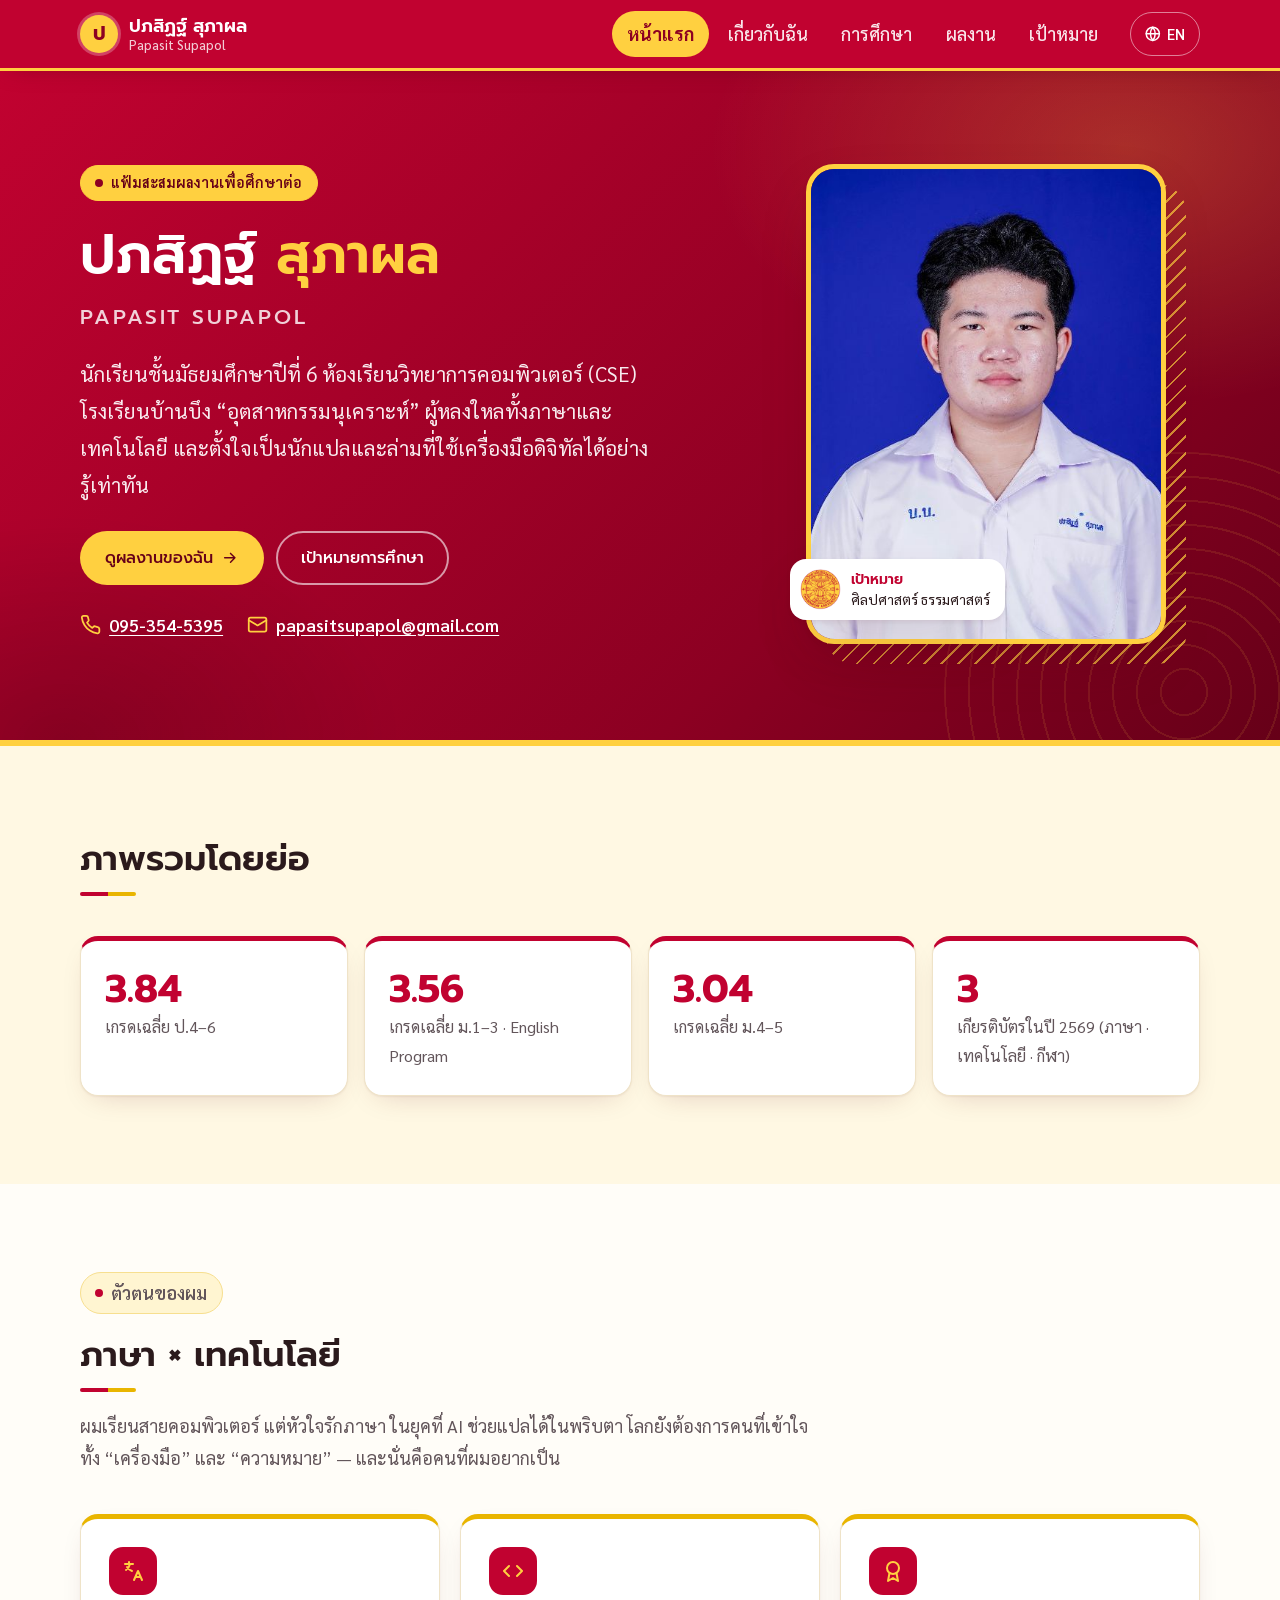
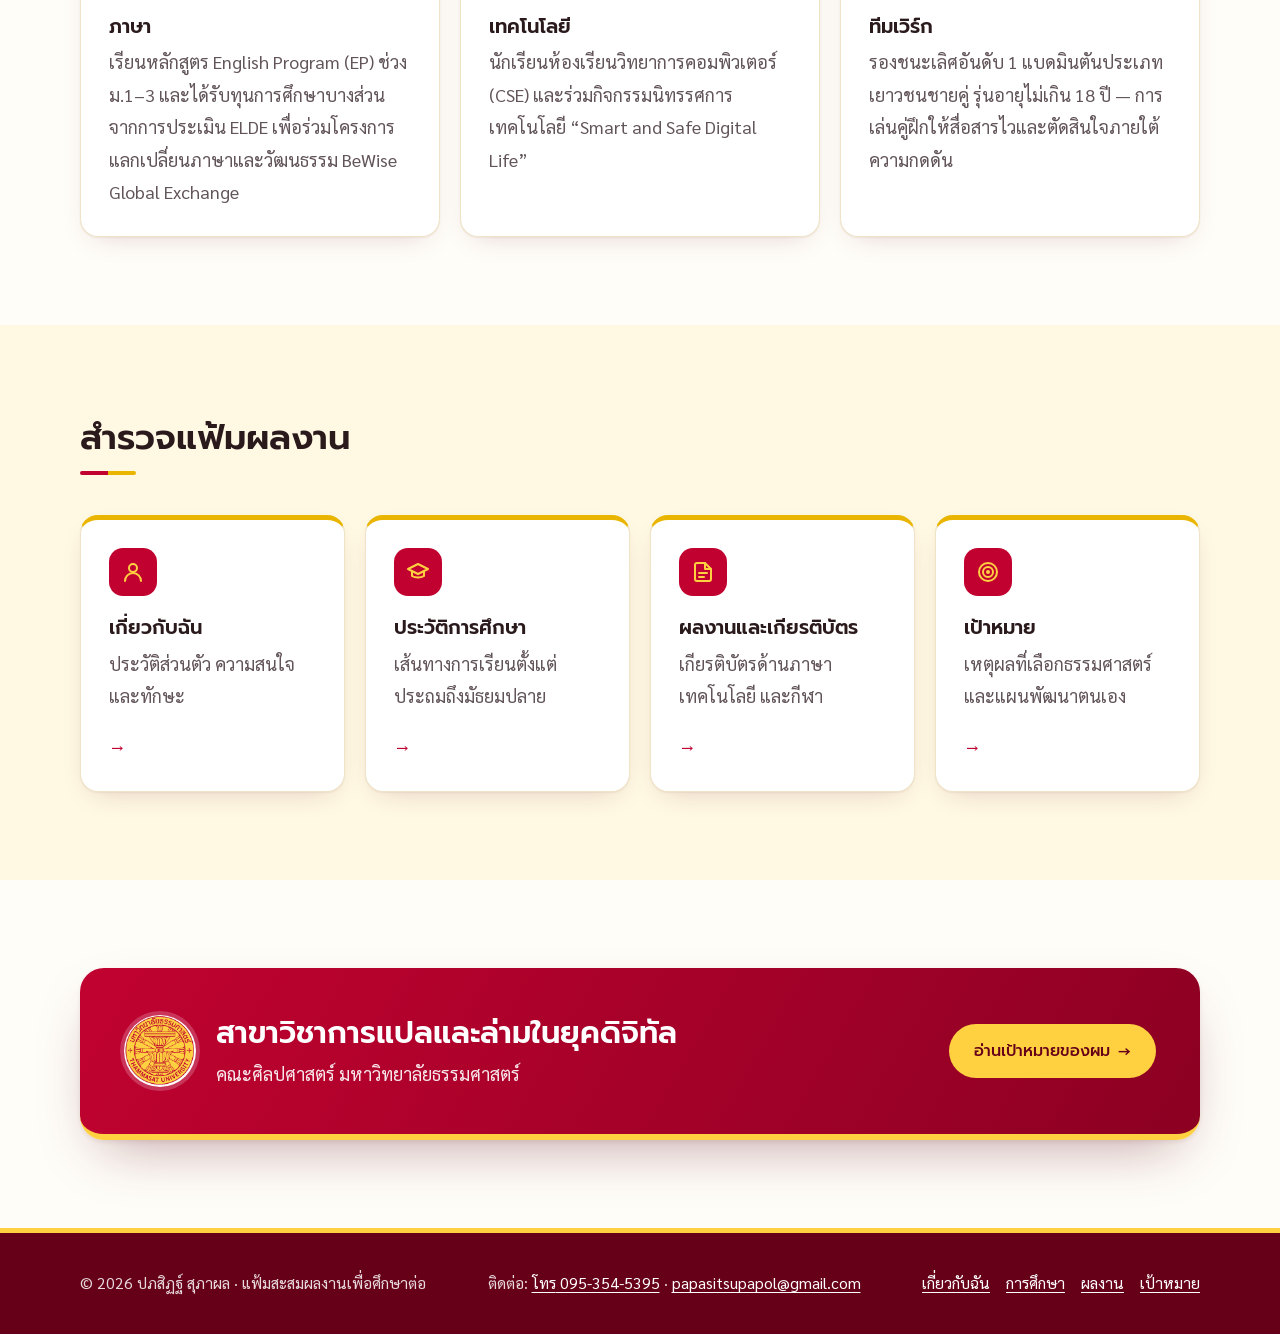
<file: index.html>
<!doctype html>
<html lang="th">
<head>
  <meta charset="utf-8">
  <meta name="viewport" content="width=device-width, initial-scale=1">
  <title>ปภสิฏฐ์ สุภาผล · Portfolio</title>
  <meta name="description" content="แฟ้มสะสมผลงานของปภสิฏฐ์ สุภาผล นักเรียนห้องเรียนวิทยาการคอมพิวเตอร์ (CSE) โรงเรียนบ้านบึง “อุตสาหกรรมนุเคราะห์” ผู้มุ่งศึกษาต่อสาขาวิชาการแปลและล่ามในยุคดิจิทัล คณะศิลปศาสตร์ มหาวิทยาลัยธรรมศาสตร์">
  <meta name="theme-color" content="#c10230">
  <meta property="og:type" content="website">
  <meta property="og:title" content="ปภสิฏฐ์ สุภาผล · Portfolio">
  <meta property="og:description" content="ภาษา × เทคโนโลยี — แฟ้มสะสมผลงานเพื่อสมัครเข้าศึกษาสาขาวิชาการแปลและล่ามในยุคดิจิทัล มหาวิทยาลัยธรรมศาสตร์">
  <link rel="icon" href="assets/img/favicon.svg" type="image/svg+xml">
  <link rel="preconnect" href="https://fonts.googleapis.com">
  <link rel="preconnect" href="https://fonts.gstatic.com" crossorigin>
  <link rel="stylesheet" href="https://fonts.googleapis.com/css2?family=Prompt:wght@500;600;700&family=Sarabun:wght@400;500;600;700&display=swap">
  <link rel="stylesheet" href="assets/css/style.css">
  <script>
    (function () {
      var d = document.documentElement;
      d.classList.add("js");
      var m = /[?&]lang=(en|th)\b/.exec(location.search), l = m ? m[1] : null;
      if (!l) { try { l = localStorage.getItem("portfolio-lang"); } catch (e) { /* storage blocked: stay in Thai */ } }
      if (l === "en") { d.dataset.lang = "en"; d.lang = "en"; }
    })();
  </script>
  <script src="assets/js/main.js" defer></script>
</head>
<body>
  <a class="skip-link" href="#main"><span class="th">ข้ามไปยังเนื้อหา</span><span class="en">Skip to content</span></a>

  <header class="site-header">
    <nav class="container nav" aria-label="Main">
      <a class="brand" href="index.html">
        <span class="brand-mark" aria-hidden="true">ป</span>
        <span>ปภสิฏฐ์ สุภาผล<small>Papasit Supapol</small></span>
      </a>
      <div class="nav-tools">
        <button class="lang-toggle" type="button" data-lang-toggle aria-pressed="false" aria-label="เปลี่ยนภาษา / Switch language">
          <svg viewBox="0 0 24 24" fill="none" stroke="currentColor" stroke-width="2" stroke-linecap="round" stroke-linejoin="round" aria-hidden="true"><circle cx="12" cy="12" r="9"/><path d="M3 12h18M12 3a14 14 0 0 1 0 18M12 3a14 14 0 0 0 0 18"/></svg>
          <span class="th">EN</span><span class="en">TH</span>
        </button>
        <button class="icon-btn" type="button" data-menu-toggle aria-expanded="false" aria-controls="site-menu" aria-label="เมนู / Menu">
          <svg viewBox="0 0 24 24" fill="none" stroke="currentColor" stroke-width="2" stroke-linecap="round" aria-hidden="true"><path d="M4 7h16M4 12h16M4 17h16"/></svg>
        </button>
      </div>
      <ul class="nav-links" id="site-menu">
        <li><a href="index.html" aria-current="page"><span class="th">หน้าแรก</span><span class="en">Home</span></a></li>
        <li><a href="about.html"><span class="th">เกี่ยวกับฉัน</span><span class="en">About</span></a></li>
        <li><a href="education.html"><span class="th">การศึกษา</span><span class="en">Education</span></a></li>
        <li><a href="achievements.html"><span class="th">ผลงาน</span><span class="en">Achievements</span></a></li>
        <li><a href="goal.html"><span class="th">เป้าหมาย</span><span class="en">Goal</span></a></li>
      </ul>
    </nav>
  </header>

  <main id="main">
    <!-- Hero -->
    <section class="hero">
      <div class="container hero-grid">
        <div class="hero-text">
          <p class="eyebrow"><span class="th">แฟ้มสะสมผลงานเพื่อศึกษาต่อ</span><span class="en">University Admission Portfolio</span></p>
          <h1>
            <span class="th">ปภสิฏฐ์ <span class="accent">สุภาผล</span></span>
            <span class="en">Papasit <span class="accent">Supapol</span></span>
          </h1>
          <p class="name-en"><span class="th">Papasit Supapol</span><span class="en">ปภสิฏฐ์ สุภาผล</span></p>
          <p class="lead">
            <span class="th">นักเรียนชั้นมัธยมศึกษาปีที่ 6 ห้องเรียนวิทยาการคอมพิวเตอร์ (CSE) โรงเรียนบ้านบึง “อุตสาหกรรมนุเคราะห์” ผู้หลงใหลทั้งภาษาและเทคโนโลยี และตั้งใจเป็นนักแปลและล่ามที่ใช้เครื่องมือดิจิทัลได้อย่างรู้เท่าทัน</span>
            <span class="en">A Grade 12 student in the Computer Science (CSE) program at Banbueng “Utsahakam Nukhro” School — passionate about both languages and technology, and determined to become a translator and interpreter who uses digital tools wisely.</span>
          </p>
          <div class="btn-row">
            <a class="btn btn-primary" href="achievements.html">
              <span class="th">ดูผลงานของฉัน</span><span class="en">View my work</span>
              <svg viewBox="0 0 24 24" fill="none" stroke="currentColor" stroke-width="2" stroke-linecap="round" stroke-linejoin="round" aria-hidden="true"><path d="M5 12h14M13 6l6 6-6 6"/></svg>
            </a>
            <a class="btn btn-ghost" href="goal.html"><span class="th">เป้าหมายการศึกษา</span><span class="en">My goal</span></a>
          </div>
          <ul class="hero-contact" aria-label="ช่องทางติดต่อ / Contact">
            <li><a href="tel:+66953545395"><svg viewBox="0 0 24 24" fill="none" stroke="currentColor" stroke-width="2" stroke-linecap="round" stroke-linejoin="round" aria-hidden="true"><path d="M22 16.9v3a2 2 0 0 1-2.2 2 19.8 19.8 0 0 1-8.6-3.1 19.5 19.5 0 0 1-6-6A19.8 19.8 0 0 1 2.1 4.2 2 2 0 0 1 4.1 2h3a2 2 0 0 1 2 1.7c.1.9.4 1.8.7 2.7a2 2 0 0 1-.5 2.1L8 9.8a16 16 0 0 0 6 6l1.3-1.3a2 2 0 0 1 2.1-.4c.9.3 1.8.6 2.7.7a2 2 0 0 1 1.7 2z"/></svg>095-354-5395</a></li>
            <li><a href="mailto:papasitsupapol@gmail.com"><svg viewBox="0 0 24 24" fill="none" stroke="currentColor" stroke-width="2" stroke-linecap="round" stroke-linejoin="round" aria-hidden="true"><rect x="2" y="4" width="20" height="16" rx="2"/><path d="m22 7-10 6L2 7"/></svg>papasitsupapol@gmail.com</a></li>
          </ul>
        </div>

        <figure class="hero-photo">
          <img src="assets/img/profile.jpg" width="479" height="640" alt="รูปถ่ายของปภสิฏฐ์ สุภาผล ในชุดนักเรียน" fetchpriority="high">
          <figcaption class="hero-badge">
            <img src="assets/img/tu-logo.png" width="447" height="447" alt="">
            <span>
              <strong><span class="th">เป้าหมาย</span><span class="en">Target</span></strong>
              <span class="th">ศิลปศาสตร์ ธรรมศาสตร์</span><span class="en">Liberal Arts, Thammasat</span>
            </span>
          </figcaption>
        </figure>
      </div>
    </section>

    <!-- Stats -->
    <section class="section section-alt" aria-labelledby="stats-title">
      <div class="container">
        <div class="section-head reveal">
          <h2 id="stats-title"><span class="th">ภาพรวมโดยย่อ</span><span class="en">At a glance</span></h2>
        </div>
        <div class="stats">
          <div class="stat reveal">
            <div class="stat-value">3.84</div>
            <div class="stat-label"><span class="th">เกรดเฉลี่ย ป.4–6</span><span class="en">GPA, Grades 4–6</span></div>
          </div>
          <div class="stat reveal">
            <div class="stat-value">3.56</div>
            <div class="stat-label"><span class="th">เกรดเฉลี่ย ม.1–3 · English Program</span><span class="en">GPA, Grades 7–9 · English Program</span></div>
          </div>
          <div class="stat reveal">
            <div class="stat-value">3.04</div>
            <div class="stat-label"><span class="th">เกรดเฉลี่ย ม.4–5</span><span class="en">GPA, Grades 10–11</span></div>
          </div>
          <div class="stat reveal">
            <div class="stat-value">3</div>
            <div class="stat-label"><span class="th">เกียรติบัตรในปี 2569 (ภาษา · เทคโนโลยี · กีฬา)</span><span class="en">Certificates in 2026 (language · tech · sport)</span></div>
          </div>
        </div>
      </div>
    </section>

    <!-- Story: language x technology -->
    <section class="section" aria-labelledby="story-title">
      <div class="container">
        <div class="section-head reveal">
          <p class="eyebrow"><span class="th">ตัวตนของผม</span><span class="en">Who I am</span></p>
          <h2 id="story-title"><span class="th">ภาษา × เทคโนโลยี</span><span class="en">Language × Technology</span></h2>
          <p>
            <span class="th">ผมเรียนสายคอมพิวเตอร์ แต่หัวใจรักภาษา ในยุคที่ AI ช่วยแปลได้ในพริบตา โลกยังต้องการคนที่เข้าใจทั้ง “เครื่องมือ” และ “ความหมาย” — และนั่นคือคนที่ผมอยากเป็น</span>
            <span class="en">I study computer science, but I love languages. In an age when AI can translate in a blink, the world still needs people who understand both the tools and the meaning — and that is who I want to be.</span>
          </p>
        </div>
        <div class="grid-cards">
          <article class="card reveal">
            <div class="card-icon" aria-hidden="true">
              <svg viewBox="0 0 24 24" fill="none" stroke="currentColor" stroke-width="2" stroke-linecap="round" stroke-linejoin="round"><path d="M4 5h8M8 3v2M5 11s3-2 4-6M6 8s2 3 5 4"/><path d="M13 21l4-9 4 9M14.5 18h5"/></svg>
            </div>
            <h3><span class="th">ภาษา</span><span class="en">Language</span></h3>
            <p><span class="th">เรียนหลักสูตร English Program (EP) ช่วง ม.1–3 และได้รับทุนการศึกษาบางส่วนจากการประเมิน ELDE เพื่อร่วมโครงการแลกเปลี่ยนภาษาและวัฒนธรรม BeWise Global Exchange</span><span class="en">Studied in the English Program (EP) in Grades 7–9, and received a partial scholarship through the ELDE assessment for the BeWise Global Exchange language and culture program.</span></p>
          </article>
          <article class="card reveal">
            <div class="card-icon" aria-hidden="true">
              <svg viewBox="0 0 24 24" fill="none" stroke="currentColor" stroke-width="2" stroke-linecap="round" stroke-linejoin="round"><path d="M8 7l-5 5 5 5M16 7l5 5-5 5"/></svg>
            </div>
            <h3><span class="th">เทคโนโลยี</span><span class="en">Technology</span></h3>
            <p><span class="th">นักเรียนห้องเรียนวิทยาการคอมพิวเตอร์ (CSE) และร่วมกิจกรรมนิทรรศการเทคโนโลยี “Smart and Safe Digital Life”</span><span class="en">A student in the Computer Science (CSE) program who took part in the “Smart and Safe Digital Life” technology exhibition.</span></p>
          </article>
          <article class="card reveal">
            <div class="card-icon" aria-hidden="true">
              <svg viewBox="0 0 24 24" fill="none" stroke="currentColor" stroke-width="2" stroke-linecap="round" stroke-linejoin="round"><circle cx="12" cy="9" r="6"/><path d="M8.5 14 7 22l5-3 5 3-1.5-8"/></svg>
            </div>
            <h3><span class="th">ทีมเวิร์ก</span><span class="en">Teamwork</span></h3>
            <p><span class="th">รองชนะเลิศอันดับ 1 แบดมินตันประเภทเยาวชนชายคู่ รุ่นอายุไม่เกิน 18 ปี — การเล่นคู่ฝึกให้สื่อสารไวและตัดสินใจภายใต้ความกดดัน</span><span class="en">1st runner-up, boys’ doubles badminton (U18) — doubles play trains fast communication and decisions under pressure.</span></p>
          </article>
        </div>
      </div>
    </section>

    <!-- Explore pages -->
    <section class="section section-alt" aria-labelledby="explore-title">
      <div class="container">
        <div class="section-head reveal">
          <h2 id="explore-title"><span class="th">สำรวจแฟ้มผลงาน</span><span class="en">Explore the portfolio</span></h2>
        </div>
        <div class="grid-cards">
          <article class="card card-link reveal">
            <div class="card-icon" aria-hidden="true">
              <svg viewBox="0 0 24 24" fill="none" stroke="currentColor" stroke-width="2" stroke-linecap="round" stroke-linejoin="round"><circle cx="12" cy="8" r="4"/><path d="M4 21a8 8 0 0 1 16 0"/></svg>
            </div>
            <h3><a href="about.html"><span class="th">เกี่ยวกับฉัน</span><span class="en">About me</span></a></h3>
            <p><span class="th">ประวัติส่วนตัว ความสนใจ และทักษะ</span><span class="en">Background, interests and skills</span></p>
            <span class="card-arrow" aria-hidden="true">→</span>
          </article>
          <article class="card card-link reveal">
            <div class="card-icon" aria-hidden="true">
              <svg viewBox="0 0 24 24" fill="none" stroke="currentColor" stroke-width="2" stroke-linecap="round" stroke-linejoin="round"><path d="M2 9l10-5 10 5-10 5z"/><path d="M6 11v5c3 2 9 2 12 0v-5"/></svg>
            </div>
            <h3><a href="education.html"><span class="th">ประวัติการศึกษา</span><span class="en">Education</span></a></h3>
            <p><span class="th">เส้นทางการเรียนตั้งแต่ประถมถึงมัธยมปลาย</span><span class="en">My path from primary to upper secondary school</span></p>
            <span class="card-arrow" aria-hidden="true">→</span>
          </article>
          <article class="card card-link reveal">
            <div class="card-icon" aria-hidden="true">
              <svg viewBox="0 0 24 24" fill="none" stroke="currentColor" stroke-width="2" stroke-linecap="round" stroke-linejoin="round"><path d="M14 3H6a2 2 0 0 0-2 2v14a2 2 0 0 0 2 2h12a2 2 0 0 0 2-2V9z"/><path d="M14 3v6h6M8 13h8M8 17h5"/></svg>
            </div>
            <h3><a href="achievements.html"><span class="th">ผลงานและเกียรติบัตร</span><span class="en">Achievements</span></a></h3>
            <p><span class="th">เกียรติบัตรด้านภาษา เทคโนโลยี และกีฬา</span><span class="en">Certificates in language, technology and sport</span></p>
            <span class="card-arrow" aria-hidden="true">→</span>
          </article>
          <article class="card card-link reveal">
            <div class="card-icon" aria-hidden="true">
              <svg viewBox="0 0 24 24" fill="none" stroke="currentColor" stroke-width="2" stroke-linecap="round" stroke-linejoin="round"><circle cx="12" cy="12" r="9"/><circle cx="12" cy="12" r="5"/><circle cx="12" cy="12" r="1"/></svg>
            </div>
            <h3><a href="goal.html"><span class="th">เป้าหมาย</span><span class="en">My goal</span></a></h3>
            <p><span class="th">เหตุผลที่เลือกธรรมศาสตร์ และแผนพัฒนาตนเอง</span><span class="en">Why Thammasat, and my preparation plan</span></p>
            <span class="card-arrow" aria-hidden="true">→</span>
          </article>
        </div>
      </div>
    </section>

    <!-- CTA -->
    <section class="section">
      <div class="container">
        <div class="cta reveal">
          <div class="cta-main">
            <img src="assets/img/tu-logo.png" width="447" height="447" alt="ตรามหาวิทยาลัยธรรมศาสตร์" loading="lazy">
            <div>
              <h2><span class="th">สาขาวิชาการแปลและล่ามในยุคดิจิทัล</span><span class="en">Translation and Interpretation in the Digital Age</span></h2>
              <p><span class="th">คณะศิลปศาสตร์ มหาวิทยาลัยธรรมศาสตร์</span><span class="en">Faculty of Liberal Arts, Thammasat University</span></p>
            </div>
          </div>
          <a class="btn" href="goal.html"><span class="th">อ่านเป้าหมายของผม</span><span class="en">Read my goal</span> →</a>
        </div>
      </div>
    </section>
  </main>

  <footer class="site-footer">
    <div class="container footer-inner">
      <p>© 2026 ปภสิฏฐ์ สุภาผล · <span class="th">แฟ้มสะสมผลงานเพื่อศึกษาต่อ</span><span class="en">Admission portfolio</span></p>
      <p class="footer-contact"><span class="th">ติดต่อ</span><span class="en">Contact</span>: <a href="tel:+66953545395"><span class="th">โทร</span><span class="en">Tel</span> 095-354-5395</a> · <a href="mailto:papasitsupapol@gmail.com">papasitsupapol@gmail.com</a></p>
      <ul class="footer-links">
        <li><a href="about.html"><span class="th">เกี่ยวกับฉัน</span><span class="en">About</span></a></li>
        <li><a href="education.html"><span class="th">การศึกษา</span><span class="en">Education</span></a></li>
        <li><a href="achievements.html"><span class="th">ผลงาน</span><span class="en">Achievements</span></a></li>
        <li><a href="goal.html"><span class="th">เป้าหมาย</span><span class="en">Goal</span></a></li>
      </ul>
    </div>
  </footer>
</body>
</html>
</file>
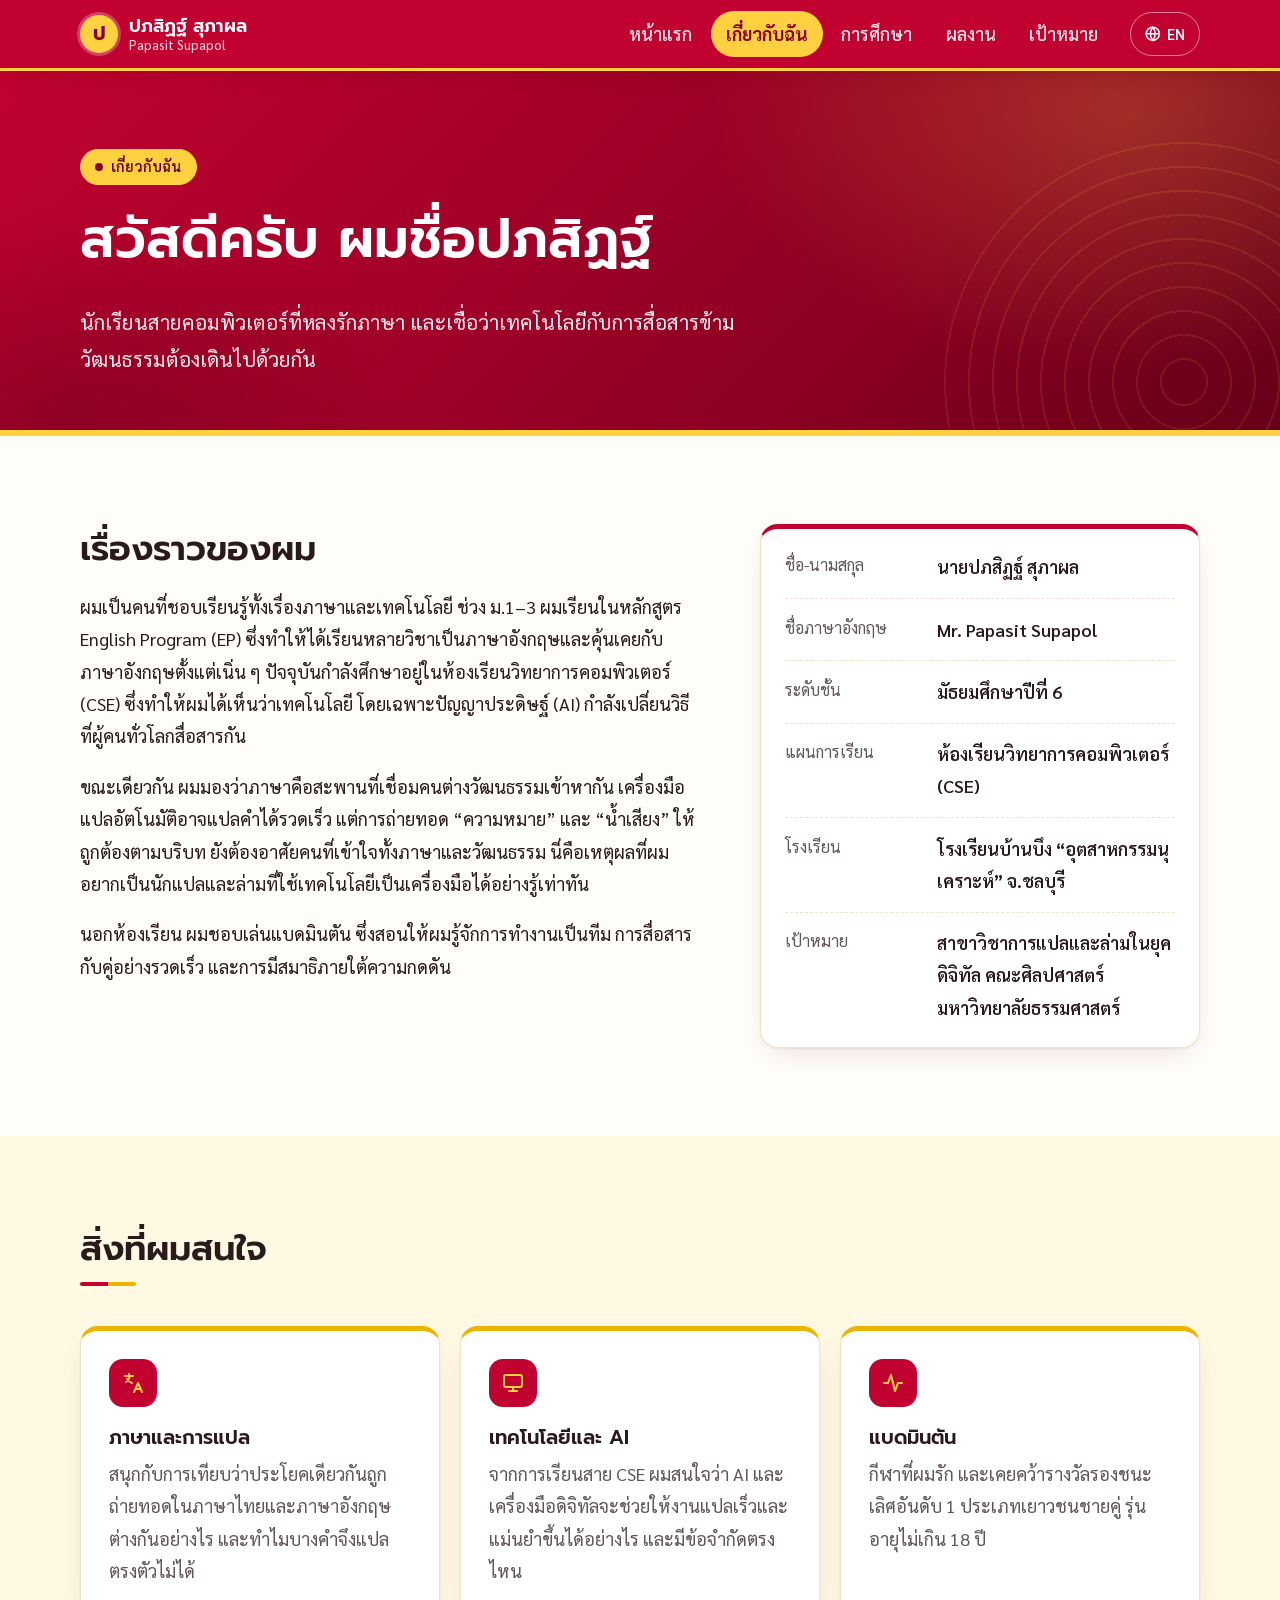
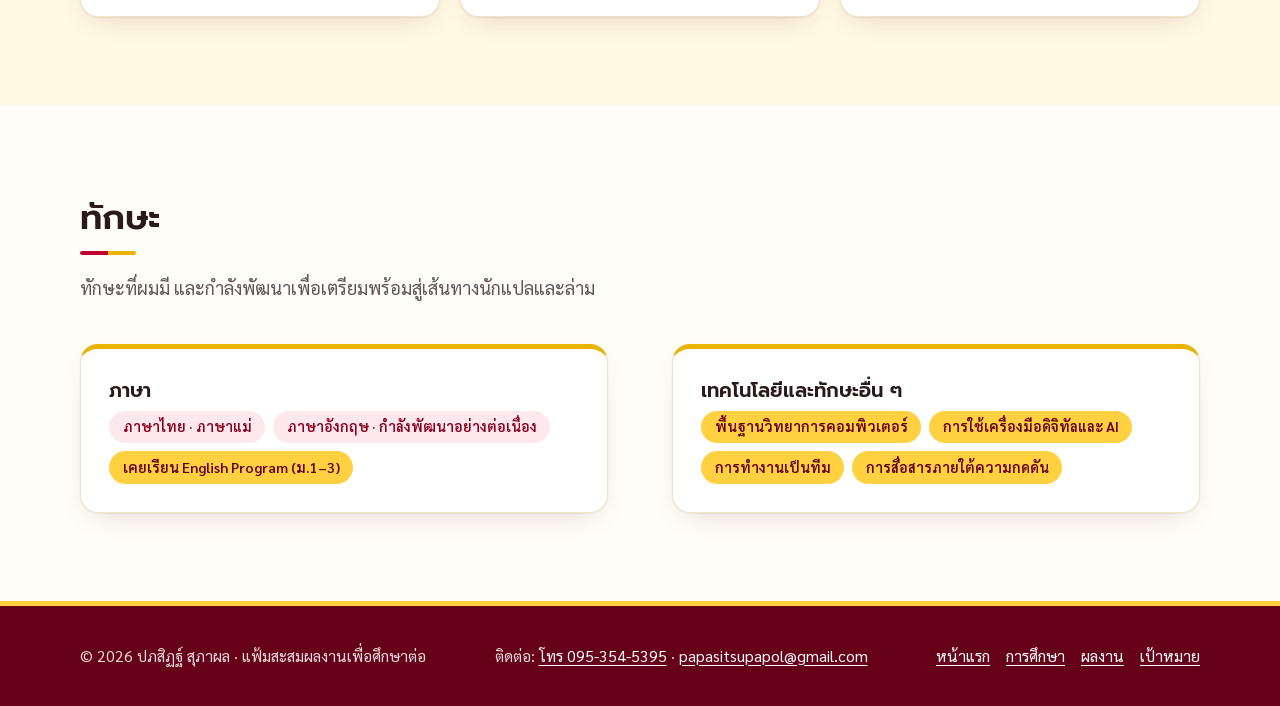
<file: about.html>
<!doctype html>
<html lang="th">
<head>
  <meta charset="utf-8">
  <meta name="viewport" content="width=device-width, initial-scale=1">
  <title>เกี่ยวกับฉัน · ปภสิฏฐ์ สุภาผล</title>
  <meta name="description" content="ประวัติส่วนตัว ความสนใจ และทักษะของปภสิฏฐ์ สุภาผล">
  <meta name="theme-color" content="#c10230">
  <link rel="icon" href="assets/img/favicon.svg" type="image/svg+xml">
  <link rel="preconnect" href="https://fonts.googleapis.com">
  <link rel="preconnect" href="https://fonts.gstatic.com" crossorigin>
  <link rel="stylesheet" href="https://fonts.googleapis.com/css2?family=Prompt:wght@500;600;700&family=Sarabun:wght@400;500;600;700&display=swap">
  <link rel="stylesheet" href="assets/css/style.css">
  <script>
    (function () {
      var d = document.documentElement;
      d.classList.add("js");
      var m = /[?&]lang=(en|th)\b/.exec(location.search), l = m ? m[1] : null;
      if (!l) { try { l = localStorage.getItem("portfolio-lang"); } catch (e) { /* storage blocked: stay in Thai */ } }
      if (l === "en") { d.dataset.lang = "en"; d.lang = "en"; }
    })();
  </script>
  <script src="assets/js/main.js" defer></script>
</head>
<body>
  <a class="skip-link" href="#main"><span class="th">ข้ามไปยังเนื้อหา</span><span class="en">Skip to content</span></a>

  <header class="site-header">
    <nav class="container nav" aria-label="Main">
      <a class="brand" href="index.html">
        <span class="brand-mark" aria-hidden="true">ป</span>
        <span>ปภสิฏฐ์ สุภาผล<small>Papasit Supapol</small></span>
      </a>
      <div class="nav-tools">
        <button class="lang-toggle" type="button" data-lang-toggle aria-pressed="false" aria-label="เปลี่ยนภาษา / Switch language">
          <svg viewBox="0 0 24 24" fill="none" stroke="currentColor" stroke-width="2" stroke-linecap="round" stroke-linejoin="round" aria-hidden="true"><circle cx="12" cy="12" r="9"/><path d="M3 12h18M12 3a14 14 0 0 1 0 18M12 3a14 14 0 0 0 0 18"/></svg>
          <span class="th">EN</span><span class="en">TH</span>
        </button>
        <button class="icon-btn" type="button" data-menu-toggle aria-expanded="false" aria-controls="site-menu" aria-label="เมนู / Menu">
          <svg viewBox="0 0 24 24" fill="none" stroke="currentColor" stroke-width="2" stroke-linecap="round" aria-hidden="true"><path d="M4 7h16M4 12h16M4 17h16"/></svg>
        </button>
      </div>
      <ul class="nav-links" id="site-menu">
        <li><a href="index.html"><span class="th">หน้าแรก</span><span class="en">Home</span></a></li>
        <li><a href="about.html" aria-current="page"><span class="th">เกี่ยวกับฉัน</span><span class="en">About</span></a></li>
        <li><a href="education.html"><span class="th">การศึกษา</span><span class="en">Education</span></a></li>
        <li><a href="achievements.html"><span class="th">ผลงาน</span><span class="en">Achievements</span></a></li>
        <li><a href="goal.html"><span class="th">เป้าหมาย</span><span class="en">Goal</span></a></li>
      </ul>
    </nav>
  </header>

  <main id="main">
    <section class="page-hero">
      <div class="container">
        <p class="eyebrow"><span class="th">เกี่ยวกับฉัน</span><span class="en">About me</span></p>
        <h1><span class="th">สวัสดีครับ ผมชื่อปภสิฏฐ์</span><span class="en">Hello, I’m Papasit</span></h1>
        <p class="lead">
          <span class="th">นักเรียนสายคอมพิวเตอร์ที่หลงรักภาษา และเชื่อว่าเทคโนโลยีกับการสื่อสารข้ามวัฒนธรรมต้องเดินไปด้วยกัน</span>
          <span class="en">A computer science student who fell in love with languages — and who believes technology and cross-cultural communication must go hand in hand.</span>
        </p>
      </div>
    </section>

    <section class="section">
      <div class="container split split-wide">
        <div class="reveal">
          <h2><span class="th">เรื่องราวของผม</span><span class="en">My story</span></h2>
          <p class="th">ผมเป็นคนที่ชอบเรียนรู้ทั้งเรื่องภาษาและเทคโนโลยี ช่วง ม.1–3 ผมเรียนในหลักสูตร English Program (EP) ซึ่งทำให้ได้เรียนหลายวิชาเป็นภาษาอังกฤษและคุ้นเคยกับภาษาอังกฤษตั้งแต่เนิ่น ๆ ปัจจุบันกำลังศึกษาอยู่ในห้องเรียนวิทยาการคอมพิวเตอร์ (CSE) ซึ่งทำให้ผมได้เห็นว่าเทคโนโลยี โดยเฉพาะปัญญาประดิษฐ์ (AI) กำลังเปลี่ยนวิธีที่ผู้คนทั่วโลกสื่อสารกัน</p>
          <p class="en">I love learning about both languages and technology. In Grades 7–9 I studied in the English Program (EP), taking many subjects in English and getting comfortable with the language early on. I am now studying in the Computer Science (CSE) program, which has shown me how technology — especially artificial intelligence (AI) — is changing the way people around the world communicate.</p>
          <p class="th">ขณะเดียวกัน ผมมองว่าภาษาคือสะพานที่เชื่อมคนต่างวัฒนธรรมเข้าหากัน เครื่องมือแปลอัตโนมัติอาจแปลคำได้รวดเร็ว แต่การถ่ายทอด “ความหมาย” และ “น้ำเสียง” ให้ถูกต้องตามบริบท ยังต้องอาศัยคนที่เข้าใจทั้งภาษาและวัฒนธรรม นี่คือเหตุผลที่ผมอยากเป็นนักแปลและล่ามที่ใช้เทคโนโลยีเป็นเครื่องมือได้อย่างรู้เท่าทัน</p>
          <p class="en">At the same time, I see language as a bridge between cultures. Machine translation can convert words quickly, but carrying the right meaning and tone for each context still takes someone who understands both the language and the culture. That is why I want to become a translator and interpreter who uses technology as a tool — wisely.</p>
          <p class="th">นอกห้องเรียน ผมชอบเล่นแบดมินตัน ซึ่งสอนให้ผมรู้จักการทำงานเป็นทีม การสื่อสารกับคู่อย่างรวดเร็ว และการมีสมาธิภายใต้ความกดดัน</p>
          <p class="en">Outside the classroom I play badminton, which has taught me teamwork, quick communication with a partner, and how to stay focused under pressure.</p>
        </div>

        <dl class="info-list reveal">
          <div>
            <dt><span class="th">ชื่อ-นามสกุล</span><span class="en">Name (Thai)</span></dt>
            <dd>นายปภสิฏฐ์ สุภาผล</dd>
          </div>
          <div>
            <dt><span class="th">ชื่อภาษาอังกฤษ</span><span class="en">Name</span></dt>
            <dd>Mr. Papasit Supapol</dd>
          </div>
          <div>
            <dt><span class="th">ระดับชั้น</span><span class="en">Grade</span></dt>
            <dd><span class="th">มัธยมศึกษาปีที่ 6</span><span class="en">Grade 12 (Mathayom 6)</span></dd>
          </div>
          <div>
            <dt><span class="th">แผนการเรียน</span><span class="en">Program</span></dt>
            <dd><span class="th">ห้องเรียนวิทยาการคอมพิวเตอร์ (CSE)</span><span class="en">Computer Science (CSE)</span></dd>
          </div>
          <div>
            <dt><span class="th">โรงเรียน</span><span class="en">School</span></dt>
            <dd><span class="th">โรงเรียนบ้านบึง “อุตสาหกรรมนุเคราะห์” จ.ชลบุรี</span><span class="en">Banbueng “Utsahakam Nukhro” School, Chonburi</span></dd>
          </div>
          <div>
            <dt><span class="th">เป้าหมาย</span><span class="en">Goal</span></dt>
            <dd><span class="th">สาขาวิชาการแปลและล่ามในยุคดิจิทัล คณะศิลปศาสตร์ มหาวิทยาลัยธรรมศาสตร์</span><span class="en">Translation and Interpretation in the Digital Age, Faculty of Liberal Arts, Thammasat University</span></dd>
          </div>
        </dl>
      </div>
    </section>

    <section class="section section-alt" aria-labelledby="interest-title">
      <div class="container">
        <div class="section-head reveal">
          <h2 id="interest-title"><span class="th">สิ่งที่ผมสนใจ</span><span class="en">What I’m into</span></h2>
        </div>
        <div class="grid-cards">
          <article class="card reveal">
            <div class="card-icon" aria-hidden="true">
              <svg viewBox="0 0 24 24" fill="none" stroke="currentColor" stroke-width="2" stroke-linecap="round" stroke-linejoin="round"><path d="M4 5h8M8 3v2M5 11s3-2 4-6M6 8s2 3 5 4"/><path d="M13 21l4-9 4 9M14.5 18h5"/></svg>
            </div>
            <h3><span class="th">ภาษาและการแปล</span><span class="en">Language &amp; translation</span></h3>
            <p><span class="th">สนุกกับการเทียบว่าประโยคเดียวกันถูกถ่ายทอดในภาษาไทยและภาษาอังกฤษต่างกันอย่างไร และทำไมบางคำจึงแปลตรงตัวไม่ได้</span><span class="en">I enjoy comparing how the same idea is expressed in Thai and English — and why some words simply can’t be translated literally.</span></p>
          </article>
          <article class="card reveal">
            <div class="card-icon" aria-hidden="true">
              <svg viewBox="0 0 24 24" fill="none" stroke="currentColor" stroke-width="2" stroke-linecap="round" stroke-linejoin="round"><rect x="3" y="4" width="18" height="12" rx="2"/><path d="M8 20h8M12 16v4"/></svg>
            </div>
            <h3><span class="th">เทคโนโลยีและ AI</span><span class="en">Technology &amp; AI</span></h3>
            <p><span class="th">จากการเรียนสาย CSE ผมสนใจว่า AI และเครื่องมือดิจิทัลจะช่วยให้งานแปลเร็วและแม่นยำขึ้นได้อย่างไร และมีข้อจำกัดตรงไหน</span><span class="en">Through CSE, I became curious about how AI and digital tools can make translation faster and more accurate — and where their limits are.</span></p>
          </article>
          <article class="card reveal">
            <div class="card-icon" aria-hidden="true">
              <svg viewBox="0 0 24 24" fill="none" stroke="currentColor" stroke-width="2" stroke-linecap="round" stroke-linejoin="round"><path d="M3 12h4l3-8 4 16 3-8h4"/></svg>
            </div>
            <h3><span class="th">แบดมินตัน</span><span class="en">Badminton</span></h3>
            <p><span class="th">กีฬาที่ผมรัก และเคยคว้ารางวัลรองชนะเลิศอันดับ 1 ประเภทเยาวชนชายคู่ รุ่นอายุไม่เกิน 18 ปี</span><span class="en">My favourite sport — I won 1st runner-up in boys’ doubles (under 18).</span></p>
          </article>
        </div>
      </div>
    </section>

    <section class="section" aria-labelledby="skill-title">
      <div class="container">
        <div class="section-head reveal">
          <h2 id="skill-title"><span class="th">ทักษะ</span><span class="en">Skills</span></h2>
          <p><span class="th">ทักษะที่ผมมี และกำลังพัฒนาเพื่อเตรียมพร้อมสู่เส้นทางนักแปลและล่าม</span><span class="en">Skills I have — and am building — for a path in translation and interpreting.</span></p>
        </div>
        <div class="split">
          <div class="card reveal">
            <h3><span class="th">ภาษา</span><span class="en">Languages</span></h3>
            <ul class="tags">
              <li class="tag"><span class="th">ภาษาไทย · ภาษาแม่</span><span class="en">Thai · native</span></li>
              <li class="tag"><span class="th">ภาษาอังกฤษ · กำลังพัฒนาอย่างต่อเนื่อง</span><span class="en">English · actively improving</span></li>
              <li class="tag tag-gold"><span class="th">เคยเรียน English Program (ม.1–3)</span><span class="en">English Program, Grades 7–9</span></li>
            </ul>
          </div>
          <div class="card reveal">
            <h3><span class="th">เทคโนโลยีและทักษะอื่น ๆ</span><span class="en">Tech &amp; other skills</span></h3>
            <ul class="tags">
              <li class="tag tag-gold"><span class="th">พื้นฐานวิทยาการคอมพิวเตอร์</span><span class="en">Computer science fundamentals</span></li>
              <li class="tag tag-gold"><span class="th">การใช้เครื่องมือดิจิทัลและ AI</span><span class="en">Digital &amp; AI tools</span></li>
              <li class="tag tag-gold"><span class="th">การทำงานเป็นทีม</span><span class="en">Teamwork</span></li>
              <li class="tag tag-gold"><span class="th">การสื่อสารภายใต้ความกดดัน</span><span class="en">Communicating under pressure</span></li>
            </ul>
          </div>
        </div>
      </div>
    </section>
  </main>

  <footer class="site-footer">
    <div class="container footer-inner">
      <p>© 2026 ปภสิฏฐ์ สุภาผล · <span class="th">แฟ้มสะสมผลงานเพื่อศึกษาต่อ</span><span class="en">Admission portfolio</span></p>
      <p class="footer-contact"><span class="th">ติดต่อ</span><span class="en">Contact</span>: <a href="tel:+66953545395"><span class="th">โทร</span><span class="en">Tel</span> 095-354-5395</a> · <a href="mailto:papasitsupapol@gmail.com">papasitsupapol@gmail.com</a></p>
      <ul class="footer-links">
        <li><a href="index.html"><span class="th">หน้าแรก</span><span class="en">Home</span></a></li>
        <li><a href="education.html"><span class="th">การศึกษา</span><span class="en">Education</span></a></li>
        <li><a href="achievements.html"><span class="th">ผลงาน</span><span class="en">Achievements</span></a></li>
        <li><a href="goal.html"><span class="th">เป้าหมาย</span><span class="en">Goal</span></a></li>
      </ul>
    </div>
  </footer>
</body>
</html>
</file>
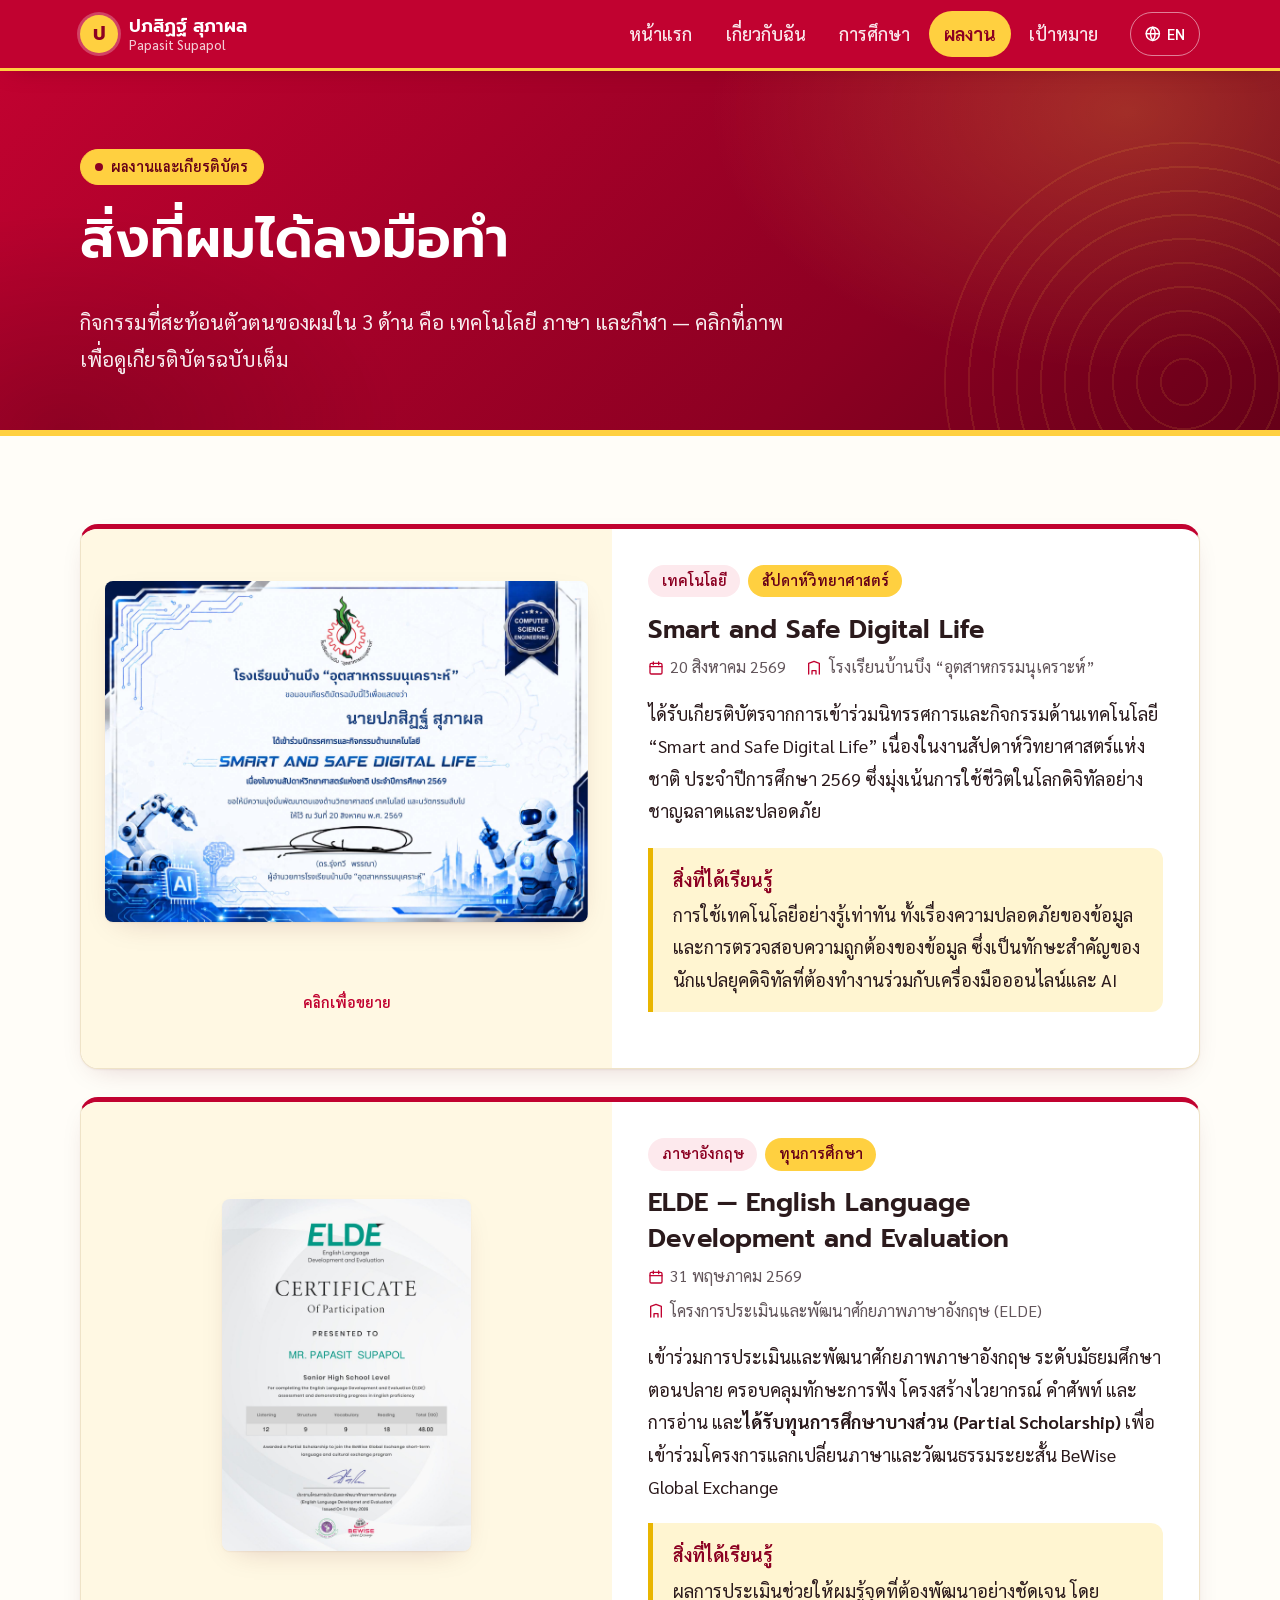
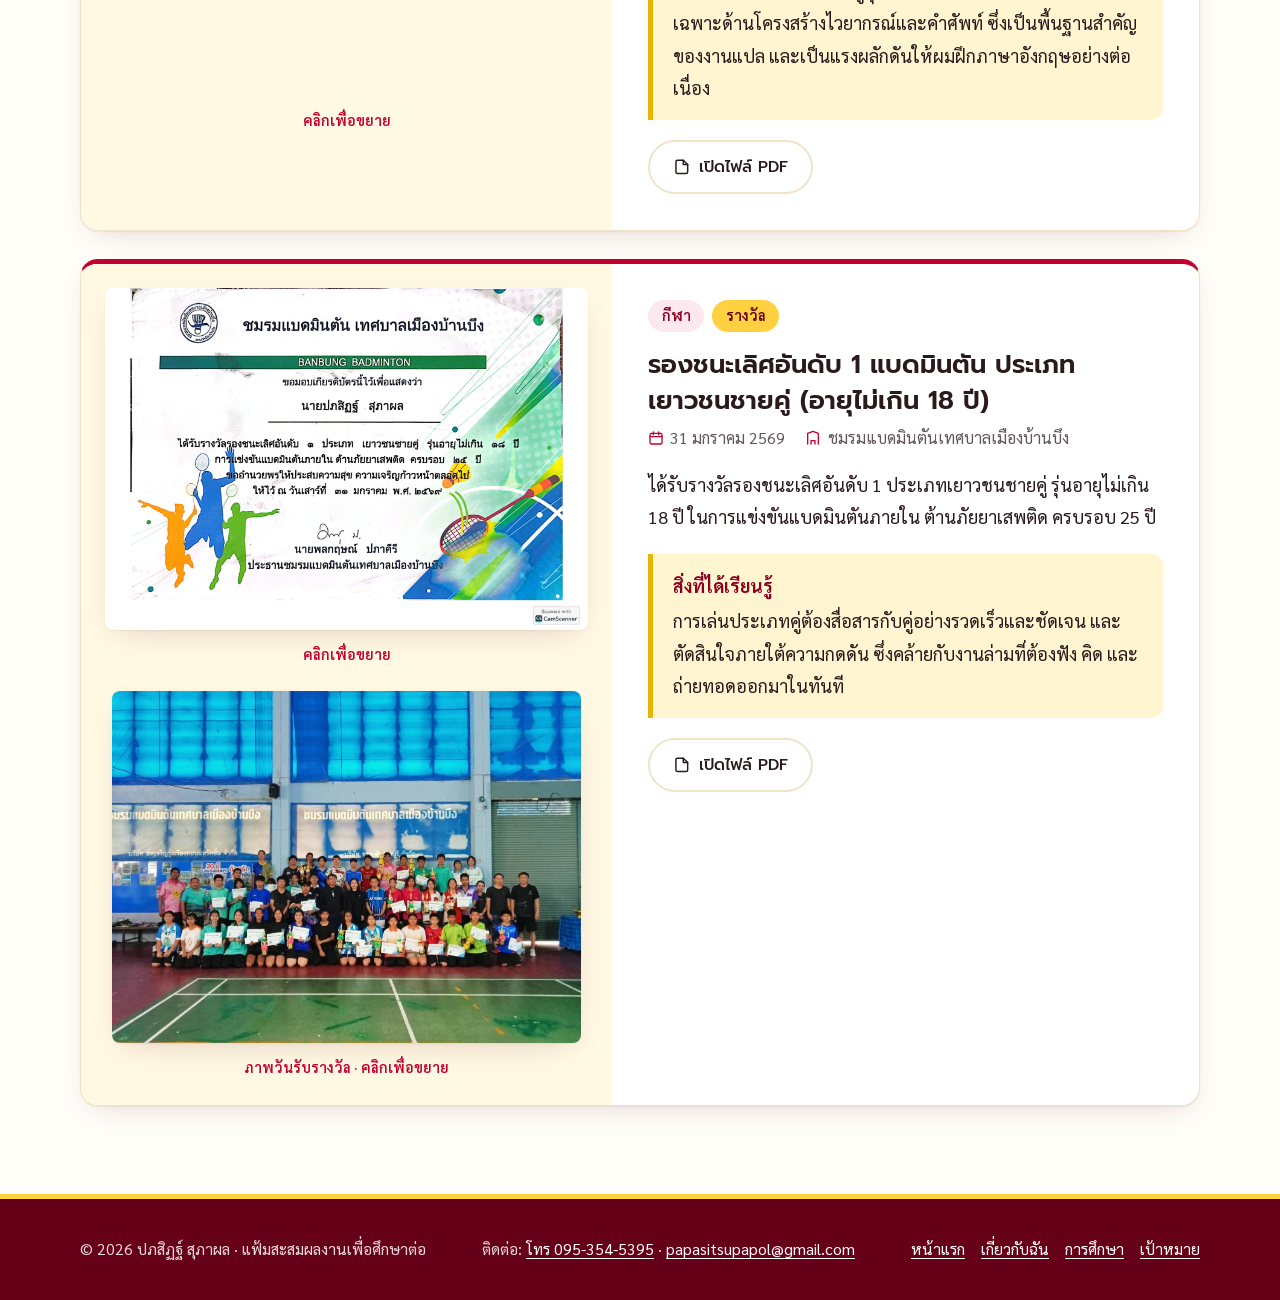
<file: achievements.html>
<!doctype html>
<html lang="th">
<head>
  <meta charset="utf-8">
  <meta name="viewport" content="width=device-width, initial-scale=1">
  <title>ผลงานและเกียรติบัตร · ปภสิฏฐ์ สุภาผล</title>
  <meta name="description" content="ผลงานและเกียรติบัตรของปภสิฏฐ์ สุภาผล ด้านเทคโนโลยี ภาษาอังกฤษ และกีฬา">
  <meta name="theme-color" content="#c10230">
  <link rel="icon" href="assets/img/favicon.svg" type="image/svg+xml">
  <link rel="preconnect" href="https://fonts.googleapis.com">
  <link rel="preconnect" href="https://fonts.gstatic.com" crossorigin>
  <link rel="stylesheet" href="https://fonts.googleapis.com/css2?family=Prompt:wght@500;600;700&family=Sarabun:wght@400;500;600;700&display=swap">
  <link rel="stylesheet" href="assets/css/style.css">
  <script>
    (function () {
      var d = document.documentElement;
      d.classList.add("js");
      var m = /[?&]lang=(en|th)\b/.exec(location.search), l = m ? m[1] : null;
      if (!l) { try { l = localStorage.getItem("portfolio-lang"); } catch (e) { /* storage blocked: stay in Thai */ } }
      if (l === "en") { d.dataset.lang = "en"; d.lang = "en"; }
    })();
  </script>
  <script src="assets/js/main.js" defer></script>
</head>
<body>
  <a class="skip-link" href="#main"><span class="th">ข้ามไปยังเนื้อหา</span><span class="en">Skip to content</span></a>

  <header class="site-header">
    <nav class="container nav" aria-label="Main">
      <a class="brand" href="index.html">
        <span class="brand-mark" aria-hidden="true">ป</span>
        <span>ปภสิฏฐ์ สุภาผล<small>Papasit Supapol</small></span>
      </a>
      <div class="nav-tools">
        <button class="lang-toggle" type="button" data-lang-toggle aria-pressed="false" aria-label="เปลี่ยนภาษา / Switch language">
          <svg viewBox="0 0 24 24" fill="none" stroke="currentColor" stroke-width="2" stroke-linecap="round" stroke-linejoin="round" aria-hidden="true"><circle cx="12" cy="12" r="9"/><path d="M3 12h18M12 3a14 14 0 0 1 0 18M12 3a14 14 0 0 0 0 18"/></svg>
          <span class="th">EN</span><span class="en">TH</span>
        </button>
        <button class="icon-btn" type="button" data-menu-toggle aria-expanded="false" aria-controls="site-menu" aria-label="เมนู / Menu">
          <svg viewBox="0 0 24 24" fill="none" stroke="currentColor" stroke-width="2" stroke-linecap="round" aria-hidden="true"><path d="M4 7h16M4 12h16M4 17h16"/></svg>
        </button>
      </div>
      <ul class="nav-links" id="site-menu">
        <li><a href="index.html"><span class="th">หน้าแรก</span><span class="en">Home</span></a></li>
        <li><a href="about.html"><span class="th">เกี่ยวกับฉัน</span><span class="en">About</span></a></li>
        <li><a href="education.html"><span class="th">การศึกษา</span><span class="en">Education</span></a></li>
        <li><a href="achievements.html" aria-current="page"><span class="th">ผลงาน</span><span class="en">Achievements</span></a></li>
        <li><a href="goal.html"><span class="th">เป้าหมาย</span><span class="en">Goal</span></a></li>
      </ul>
    </nav>
  </header>

  <main id="main">
    <section class="page-hero">
      <div class="container">
        <p class="eyebrow"><span class="th">ผลงานและเกียรติบัตร</span><span class="en">Achievements &amp; certificates</span></p>
        <h1><span class="th">สิ่งที่ผมได้ลงมือทำ</span><span class="en">What I’ve done</span></h1>
        <p class="lead">
          <span class="th">กิจกรรมที่สะท้อนตัวตนของผมใน 3 ด้าน คือ เทคโนโลยี ภาษา และกีฬา — คลิกที่ภาพเพื่อดูเกียรติบัตรฉบับเต็ม</span>
          <span class="en">Activities that reflect three sides of me: technology, language and sport. Click an image to see the full certificate.</span>
        </p>
      </div>
    </section>

    <section class="section">
      <div class="container cert-list">
        <!-- 1. Technology -->
        <article class="cert reveal" aria-labelledby="cert-digital">
          <a class="cert-media" href="assets/img/cert-digital-life.jpg" data-lightbox>
            <img src="assets/img/cert-digital-life.jpg" width="2048" height="1447" alt="เกียรติบัตรการเข้าร่วมนิทรรศการและกิจกรรมด้านเทคโนโลยี Smart and Safe Digital Life">
            <span class="cert-zoom"><span class="th">คลิกเพื่อขยาย</span><span class="en">Click to enlarge</span></span>
          </a>
          <div class="cert-body">
            <ul class="tags">
              <li class="tag"><span class="th">เทคโนโลยี</span><span class="en">Technology</span></li>
              <li class="tag tag-gold"><span class="th">สัปดาห์วิทยาศาสตร์</span><span class="en">Science Week</span></li>
            </ul>
            <h2 id="cert-digital">Smart and Safe Digital Life</h2>
            <ul class="cert-meta">
              <li>
                <svg viewBox="0 0 24 24" fill="none" stroke="currentColor" stroke-width="2" stroke-linecap="round" stroke-linejoin="round" aria-hidden="true"><rect x="3" y="5" width="18" height="16" rx="2"/><path d="M3 10h18M8 3v4M16 3v4"/></svg>
                <span class="th">20 สิงหาคม 2569</span><span class="en">20 August 2026</span>
              </li>
              <li>
                <svg viewBox="0 0 24 24" fill="none" stroke="currentColor" stroke-width="2" stroke-linecap="round" stroke-linejoin="round" aria-hidden="true"><path d="M4 21V5l8-3 8 3v16"/><path d="M9 21v-5h6v5"/></svg>
                <span class="th">โรงเรียนบ้านบึง “อุตสาหกรรมนุเคราะห์”</span><span class="en">Banbueng “Utsahakam Nukhro” School</span>
              </li>
            </ul>
            <p class="th">ได้รับเกียรติบัตรจากการเข้าร่วมนิทรรศการและกิจกรรมด้านเทคโนโลยี “Smart and Safe Digital Life” เนื่องในงานสัปดาห์วิทยาศาสตร์แห่งชาติ ประจำปีการศึกษา 2569 ซึ่งมุ่งเน้นการใช้ชีวิตในโลกดิจิทัลอย่างชาญฉลาดและปลอดภัย</p>
            <p class="en">Awarded for taking part in the “Smart and Safe Digital Life” technology exhibition and activities during National Science Week (academic year 2026), focused on living smartly and safely in the digital world.</p>
            <div class="reflect">
              <strong><span class="th">สิ่งที่ได้เรียนรู้</span><span class="en">What I learned</span></strong>
              <p class="th">การใช้เทคโนโลยีอย่างรู้เท่าทัน ทั้งเรื่องความปลอดภัยของข้อมูลและการตรวจสอบความถูกต้องของข้อมูล ซึ่งเป็นทักษะสำคัญของนักแปลยุคดิจิทัลที่ต้องทำงานร่วมกับเครื่องมือออนไลน์และ AI</p>
              <p class="en">Using technology critically — protecting data and checking whether information is accurate. These are key skills for a digital-age translator who works alongside online tools and AI.</p>
            </div>
          </div>
        </article>

        <!-- 2. Language -->
        <article class="cert reveal" aria-labelledby="cert-elde">
          <a class="cert-media" href="assets/img/cert-elde.jpg" data-lightbox>
            <img src="assets/img/cert-elde.jpg" width="1132" height="1600" alt="เกียรติบัตร ELDE English Language Development and Evaluation ระดับมัธยมศึกษาตอนปลาย" loading="lazy">
            <span class="cert-zoom"><span class="th">คลิกเพื่อขยาย</span><span class="en">Click to enlarge</span></span>
          </a>
          <div class="cert-body">
            <ul class="tags">
              <li class="tag"><span class="th">ภาษาอังกฤษ</span><span class="en">English</span></li>
              <li class="tag tag-gold"><span class="th">ทุนการศึกษา</span><span class="en">Scholarship</span></li>
            </ul>
            <h2 id="cert-elde">ELDE — English Language Development and Evaluation</h2>
            <ul class="cert-meta">
              <li>
                <svg viewBox="0 0 24 24" fill="none" stroke="currentColor" stroke-width="2" stroke-linecap="round" stroke-linejoin="round" aria-hidden="true"><rect x="3" y="5" width="18" height="16" rx="2"/><path d="M3 10h18M8 3v4M16 3v4"/></svg>
                <span class="th">31 พฤษภาคม 2569</span><span class="en">31 May 2026</span>
              </li>
              <li>
                <svg viewBox="0 0 24 24" fill="none" stroke="currentColor" stroke-width="2" stroke-linecap="round" stroke-linejoin="round" aria-hidden="true"><path d="M4 21V5l8-3 8 3v16"/><path d="M9 21v-5h6v5"/></svg>
                <span class="th">โครงการประเมินและพัฒนาศักยภาพภาษาอังกฤษ (ELDE)</span><span class="en">English Language Development and Evaluation (ELDE)</span>
              </li>
            </ul>
            <p class="th">เข้าร่วมการประเมินและพัฒนาศักยภาพภาษาอังกฤษ ระดับมัธยมศึกษาตอนปลาย ครอบคลุมทักษะการฟัง โครงสร้างไวยากรณ์ คำศัพท์ และการอ่าน และ<strong>ได้รับทุนการศึกษาบางส่วน (Partial Scholarship)</strong> เพื่อเข้าร่วมโครงการแลกเปลี่ยนภาษาและวัฒนธรรมระยะสั้น BeWise Global Exchange</p>
            <p class="en">Completed the senior high school English assessment covering listening, structure, vocabulary and reading, and was <strong>awarded a partial scholarship</strong> to join the BeWise Global Exchange short-term language and cultural exchange program.</p>
            <div class="reflect">
              <strong><span class="th">สิ่งที่ได้เรียนรู้</span><span class="en">What I learned</span></strong>
              <p class="th">ผลการประเมินช่วยให้ผมรู้จุดที่ต้องพัฒนาอย่างชัดเจน โดยเฉพาะด้านโครงสร้างไวยากรณ์และคำศัพท์ ซึ่งเป็นพื้นฐานสำคัญของงานแปล และเป็นแรงผลักดันให้ผมฝึกภาษาอังกฤษอย่างต่อเนื่อง</p>
              <p class="en">The results showed me exactly what to work on — especially grammar and vocabulary, the foundations of translation — and pushed me to keep practising English consistently.</p>
            </div>
            <div class="btn-row">
              <a class="btn btn-ghost" href="assets/docs/cert-elde.pdf" target="_blank" rel="noopener">
                <svg viewBox="0 0 24 24" fill="none" stroke="currentColor" stroke-width="2" stroke-linecap="round" stroke-linejoin="round" aria-hidden="true"><path d="M14 3H6a2 2 0 0 0-2 2v14a2 2 0 0 0 2 2h12a2 2 0 0 0 2-2V9z"/><path d="M14 3v6h6"/></svg>
                <span class="th">เปิดไฟล์ PDF</span><span class="en">Open PDF</span>
              </a>
            </div>
          </div>
        </article>

        <!-- 3. Sport -->
        <article class="cert reveal" aria-labelledby="cert-badminton">
          <div class="cert-gallery">
            <a class="cert-media" href="assets/img/cert-badminton.jpg" data-lightbox>
              <img src="assets/img/cert-badminton.jpg" width="1600" height="1131" alt="เกียรติบัตรรางวัลรองชนะเลิศอันดับ 1 แบดมินตันประเภทเยาวชนชายคู่ รุ่นอายุไม่เกิน 18 ปี" loading="lazy">
              <span class="cert-zoom"><span class="th">คลิกเพื่อขยาย</span><span class="en">Click to enlarge</span></span>
            </a>
            <a class="cert-media" href="assets/img/badminton-team.jpg" data-lightbox>
              <img src="assets/img/badminton-team.jpg" width="1477" height="1108" alt="ภาพหมู่ผู้ได้รับรางวัลการแข่งขันแบดมินตัน ชมรมแบดมินตันเทศบาลเมืองบ้านบึง" loading="lazy">
              <span class="cert-zoom"><span class="th">ภาพวันรับรางวัล · คลิกเพื่อขยาย</span><span class="en">Award day photo · Click to enlarge</span></span>
            </a>
          </div>
          <div class="cert-body">
            <ul class="tags">
              <li class="tag"><span class="th">กีฬา</span><span class="en">Sport</span></li>
              <li class="tag tag-gold"><span class="th">รางวัล</span><span class="en">Award</span></li>
            </ul>
            <h2 id="cert-badminton"><span class="th">รองชนะเลิศอันดับ 1 แบดมินตัน ประเภทเยาวชนชายคู่ (อายุไม่เกิน 18 ปี)</span><span class="en">1st Runner-up, Boys’ Doubles Badminton (Under 18)</span></h2>
            <ul class="cert-meta">
              <li>
                <svg viewBox="0 0 24 24" fill="none" stroke="currentColor" stroke-width="2" stroke-linecap="round" stroke-linejoin="round" aria-hidden="true"><rect x="3" y="5" width="18" height="16" rx="2"/><path d="M3 10h18M8 3v4M16 3v4"/></svg>
                <span class="th">31 มกราคม 2569</span><span class="en">31 January 2026</span>
              </li>
              <li>
                <svg viewBox="0 0 24 24" fill="none" stroke="currentColor" stroke-width="2" stroke-linecap="round" stroke-linejoin="round" aria-hidden="true"><path d="M4 21V5l8-3 8 3v16"/><path d="M9 21v-5h6v5"/></svg>
                <span class="th">ชมรมแบดมินตันเทศบาลเมืองบ้านบึง</span><span class="en">Ban Bueng Municipality Badminton Club</span>
              </li>
            </ul>
            <p class="th">ได้รับรางวัลรองชนะเลิศอันดับ 1 ประเภทเยาวชนชายคู่ รุ่นอายุไม่เกิน 18 ปี ในการแข่งขันแบดมินตันภายใน ต้านภัยยาเสพติด ครบรอบ 25 ปี</p>
            <p class="en">Won 1st runner-up in the boys’ doubles, under-18 category, at the club’s anti-drug badminton tournament celebrating its 25th anniversary.</p>
            <div class="reflect">
              <strong><span class="th">สิ่งที่ได้เรียนรู้</span><span class="en">What I learned</span></strong>
              <p class="th">การเล่นประเภทคู่ต้องสื่อสารกับคู่อย่างรวดเร็วและชัดเจน และตัดสินใจภายใต้ความกดดัน ซึ่งคล้ายกับงานล่ามที่ต้องฟัง คิด และถ่ายทอดออกมาในทันที</p>
              <p class="en">Doubles demands fast, clear communication with your partner and quick decisions under pressure — much like interpreting, where you must listen, think and deliver in real time.</p>
            </div>
            <div class="btn-row">
              <a class="btn btn-ghost" href="assets/docs/cert-badminton.pdf" target="_blank" rel="noopener">
                <svg viewBox="0 0 24 24" fill="none" stroke="currentColor" stroke-width="2" stroke-linecap="round" stroke-linejoin="round" aria-hidden="true"><path d="M14 3H6a2 2 0 0 0-2 2v14a2 2 0 0 0 2 2h12a2 2 0 0 0 2-2V9z"/><path d="M14 3v6h6"/></svg>
                <span class="th">เปิดไฟล์ PDF</span><span class="en">Open PDF</span>
              </a>
            </div>
          </div>
        </article>
      </div>
    </section>
  </main>

  <dialog class="lightbox" id="lightbox" aria-label="เกียรติบัตร / Certificate">
    <div class="lightbox-inner">
      <form method="dialog">
        <button class="lightbox-close" aria-label="ปิด / Close">×</button>
      </form>
      <img alt="">
      <p class="lightbox-caption" data-lightbox-caption></p>
    </div>
  </dialog>

  <footer class="site-footer">
    <div class="container footer-inner">
      <p>© 2026 ปภสิฏฐ์ สุภาผล · <span class="th">แฟ้มสะสมผลงานเพื่อศึกษาต่อ</span><span class="en">Admission portfolio</span></p>
      <p class="footer-contact"><span class="th">ติดต่อ</span><span class="en">Contact</span>: <a href="tel:+66953545395"><span class="th">โทร</span><span class="en">Tel</span> 095-354-5395</a> · <a href="mailto:papasitsupapol@gmail.com">papasitsupapol@gmail.com</a></p>
      <ul class="footer-links">
        <li><a href="index.html"><span class="th">หน้าแรก</span><span class="en">Home</span></a></li>
        <li><a href="about.html"><span class="th">เกี่ยวกับฉัน</span><span class="en">About</span></a></li>
        <li><a href="education.html"><span class="th">การศึกษา</span><span class="en">Education</span></a></li>
        <li><a href="goal.html"><span class="th">เป้าหมาย</span><span class="en">Goal</span></a></li>
      </ul>
    </div>
  </footer>
</body>
</html>
</file>
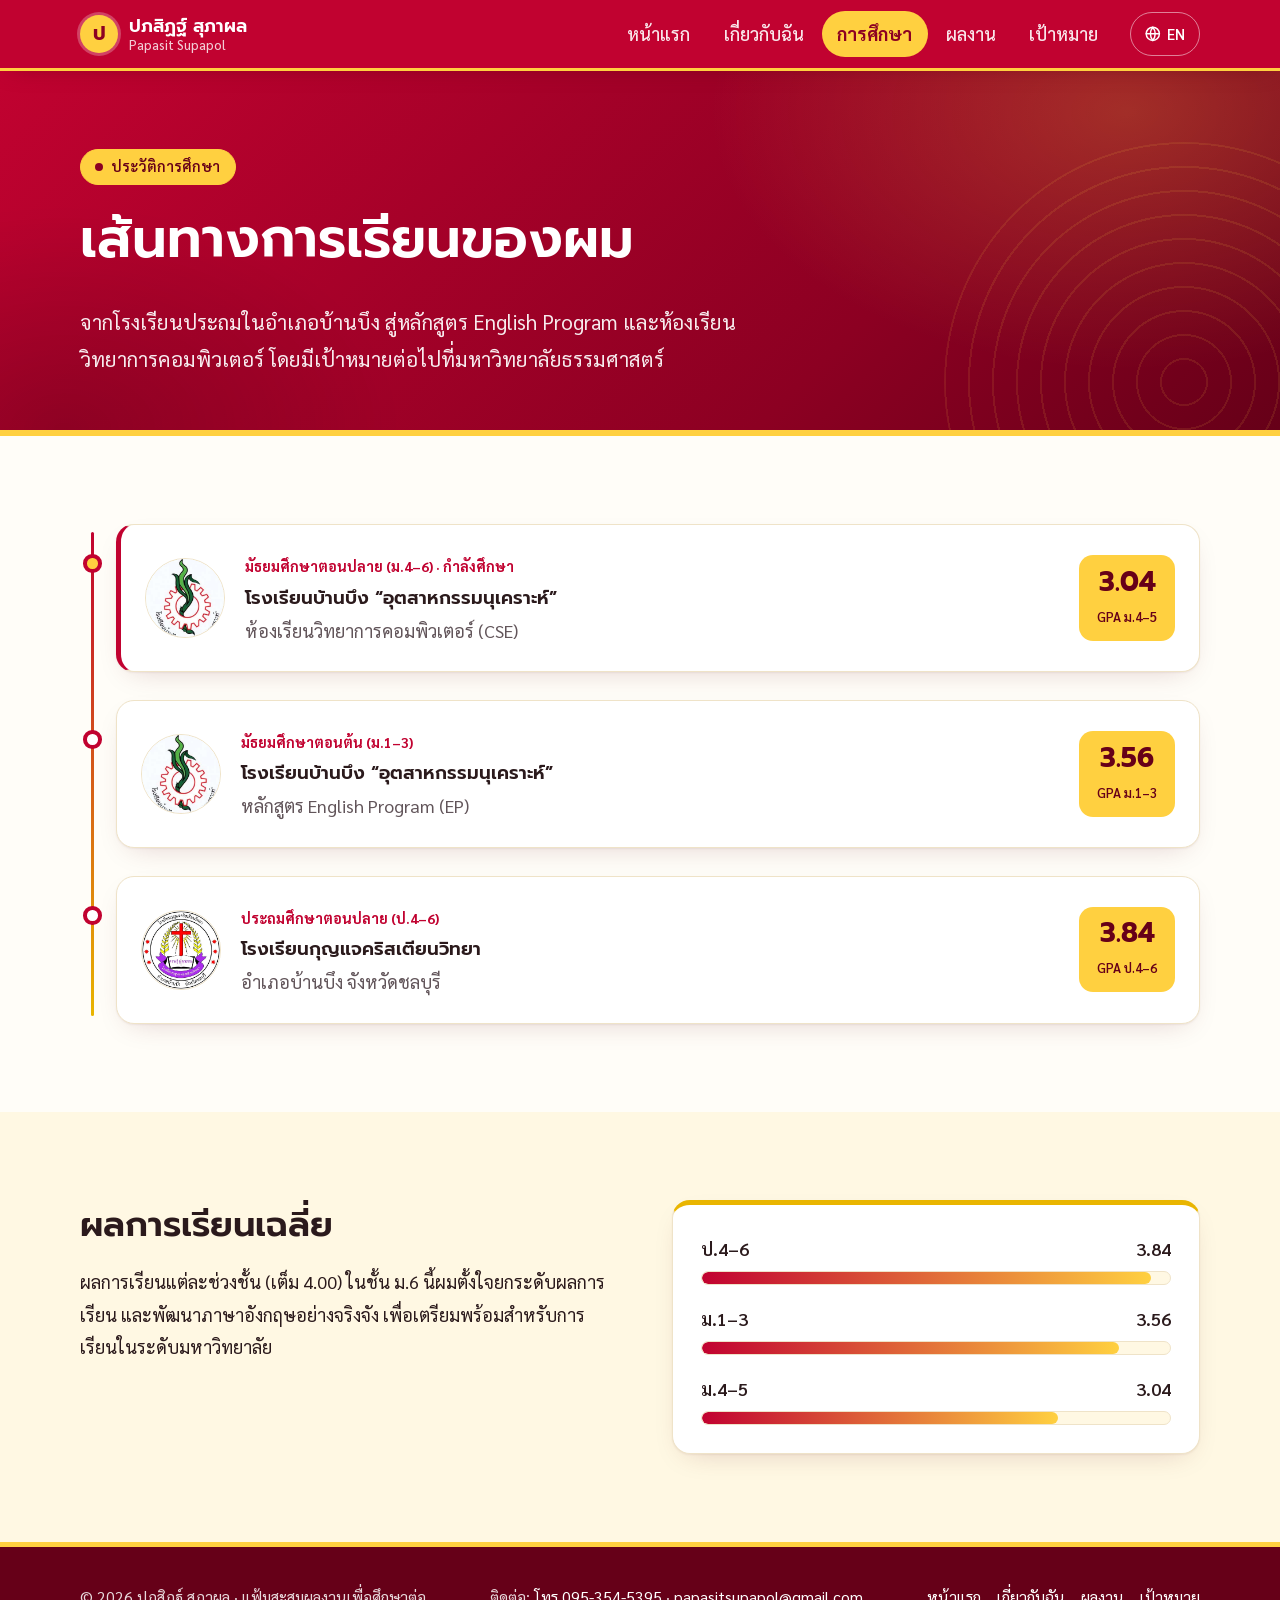
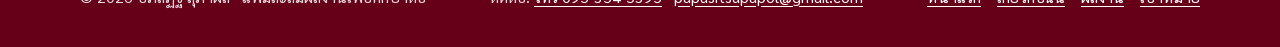
<file: education.html>
<!doctype html>
<html lang="th">
<head>
  <meta charset="utf-8">
  <meta name="viewport" content="width=device-width, initial-scale=1">
  <title>ประวัติการศึกษา · ปภสิฏฐ์ สุภาผล</title>
  <meta name="description" content="ประวัติการศึกษาและผลการเรียนของปภสิฏฐ์ สุภาผล">
  <meta name="theme-color" content="#c10230">
  <link rel="icon" href="assets/img/favicon.svg" type="image/svg+xml">
  <link rel="preconnect" href="https://fonts.googleapis.com">
  <link rel="preconnect" href="https://fonts.gstatic.com" crossorigin>
  <link rel="stylesheet" href="https://fonts.googleapis.com/css2?family=Prompt:wght@500;600;700&family=Sarabun:wght@400;500;600;700&display=swap">
  <link rel="stylesheet" href="assets/css/style.css">
  <script>
    (function () {
      var d = document.documentElement;
      d.classList.add("js");
      var m = /[?&]lang=(en|th)\b/.exec(location.search), l = m ? m[1] : null;
      if (!l) { try { l = localStorage.getItem("portfolio-lang"); } catch (e) { /* storage blocked: stay in Thai */ } }
      if (l === "en") { d.dataset.lang = "en"; d.lang = "en"; }
    })();
  </script>
  <script src="assets/js/main.js" defer></script>
</head>
<body>
  <a class="skip-link" href="#main"><span class="th">ข้ามไปยังเนื้อหา</span><span class="en">Skip to content</span></a>

  <header class="site-header">
    <nav class="container nav" aria-label="Main">
      <a class="brand" href="index.html">
        <span class="brand-mark" aria-hidden="true">ป</span>
        <span>ปภสิฏฐ์ สุภาผล<small>Papasit Supapol</small></span>
      </a>
      <div class="nav-tools">
        <button class="lang-toggle" type="button" data-lang-toggle aria-pressed="false" aria-label="เปลี่ยนภาษา / Switch language">
          <svg viewBox="0 0 24 24" fill="none" stroke="currentColor" stroke-width="2" stroke-linecap="round" stroke-linejoin="round" aria-hidden="true"><circle cx="12" cy="12" r="9"/><path d="M3 12h18M12 3a14 14 0 0 1 0 18M12 3a14 14 0 0 0 0 18"/></svg>
          <span class="th">EN</span><span class="en">TH</span>
        </button>
        <button class="icon-btn" type="button" data-menu-toggle aria-expanded="false" aria-controls="site-menu" aria-label="เมนู / Menu">
          <svg viewBox="0 0 24 24" fill="none" stroke="currentColor" stroke-width="2" stroke-linecap="round" aria-hidden="true"><path d="M4 7h16M4 12h16M4 17h16"/></svg>
        </button>
      </div>
      <ul class="nav-links" id="site-menu">
        <li><a href="index.html"><span class="th">หน้าแรก</span><span class="en">Home</span></a></li>
        <li><a href="about.html"><span class="th">เกี่ยวกับฉัน</span><span class="en">About</span></a></li>
        <li><a href="education.html" aria-current="page"><span class="th">การศึกษา</span><span class="en">Education</span></a></li>
        <li><a href="achievements.html"><span class="th">ผลงาน</span><span class="en">Achievements</span></a></li>
        <li><a href="goal.html"><span class="th">เป้าหมาย</span><span class="en">Goal</span></a></li>
      </ul>
    </nav>
  </header>

  <main id="main">
    <section class="page-hero">
      <div class="container">
        <p class="eyebrow"><span class="th">ประวัติการศึกษา</span><span class="en">Education</span></p>
        <h1><span class="th">เส้นทางการเรียนของผม</span><span class="en">My learning journey</span></h1>
        <p class="lead">
          <span class="th">จากโรงเรียนประถมในอำเภอบ้านบึง สู่หลักสูตร English Program และห้องเรียนวิทยาการคอมพิวเตอร์ โดยมีเป้าหมายต่อไปที่มหาวิทยาลัยธรรมศาสตร์</span>
          <span class="en">From primary school in Ban Bueng, through the English Program, to the Computer Science classroom — and next, Thammasat University.</span>
        </p>
      </div>
    </section>

    <section class="section" aria-labelledby="timeline-title">
      <div class="container">
        <h2 id="timeline-title" class="visually-hidden"><span class="th">ลำดับการศึกษา</span><span class="en">Education timeline</span></h2>
        <ol class="timeline">
          <li class="is-current reveal">
            <div class="edu-card">
              <img class="edu-logo" src="assets/img/banbueng-logo.jpg" width="270" height="312" alt="ตราโรงเรียนบ้านบึง “อุตสาหกรรมนุเคราะห์”">
              <div>
                <span class="edu-level"><span class="th">มัธยมศึกษาตอนปลาย (ม.4–6) · กำลังศึกษา</span><span class="en">Upper secondary (Grades 10–12) · Current</span></span>
                <h3><span class="th">โรงเรียนบ้านบึง “อุตสาหกรรมนุเคราะห์”</span><span class="en">Banbueng “Utsahakam Nukhro” School</span></h3>
                <p><span class="th">ห้องเรียนวิทยาการคอมพิวเตอร์ (CSE)</span><span class="en">Computer Science (CSE) program</span></p>
              </div>
              <div class="gpa-pill">
                <strong>3.04</strong>
                <span><span class="th">GPA ม.4–5</span><span class="en">GPA, Gr. 10–11</span></span>
              </div>
            </div>
          </li>
          <li class="reveal">
            <div class="edu-card">
              <img class="edu-logo" src="assets/img/banbueng-logo.jpg" width="270" height="312" alt="ตราโรงเรียนบ้านบึง “อุตสาหกรรมนุเคราะห์”" loading="lazy">
              <div>
                <span class="edu-level"><span class="th">มัธยมศึกษาตอนต้น (ม.1–3)</span><span class="en">Lower secondary (Grades 7–9)</span></span>
                <h3><span class="th">โรงเรียนบ้านบึง “อุตสาหกรรมนุเคราะห์”</span><span class="en">Banbueng “Utsahakam Nukhro” School</span></h3>
                <p><span class="th">หลักสูตร English Program (EP)</span><span class="en">English Program (EP)</span></p>
              </div>
              <div class="gpa-pill">
                <strong>3.56</strong>
                <span><span class="th">GPA ม.1–3</span><span class="en">GPA, Gr. 7–9</span></span>
              </div>
            </div>
          </li>
          <li class="reveal">
            <div class="edu-card">
              <img class="edu-logo" src="assets/img/kunjae-logo.jpg" width="554" height="554" alt="ตราโรงเรียนกุญแจคริสเตียนวิทยา" loading="lazy">
              <div>
                <span class="edu-level"><span class="th">ประถมศึกษาตอนปลาย (ป.4–6)</span><span class="en">Upper primary (Grades 4–6)</span></span>
                <h3><span class="th">โรงเรียนกุญแจคริสเตียนวิทยา</span><span class="en">Kunjae Christian Witthaya School</span></h3>
                <p><span class="th">อำเภอบ้านบึง จังหวัดชลบุรี</span><span class="en">Ban Bueng, Chonburi</span></p>
              </div>
              <div class="gpa-pill">
                <strong>3.84</strong>
                <span><span class="th">GPA ป.4–6</span><span class="en">GPA, Gr. 4–6</span></span>
              </div>
            </div>
          </li>
        </ol>
      </div>
    </section>

    <section class="section section-alt" aria-labelledby="gpa-title">
      <div class="container split">
        <div class="reveal">
          <h2 id="gpa-title"><span class="th">ผลการเรียนเฉลี่ย</span><span class="en">Grade overview</span></h2>
          <p class="th">ผลการเรียนแต่ละช่วงชั้น (เต็ม 4.00) ในชั้น ม.6 นี้ผมตั้งใจยกระดับผลการเรียน และพัฒนาภาษาอังกฤษอย่างจริงจัง เพื่อเตรียมพร้อมสำหรับการเรียนในระดับมหาวิทยาลัย</p>
          <p class="en">My GPA at each stage (out of 4.00). In Grade 12, I am focused on raising my grades and seriously improving my English to prepare for university study.</p>
        </div>
        <div class="bars card reveal" role="list">
          <div class="bar-row" role="listitem">
            <div class="bar-head"><span><span class="th">ป.4–6</span><span class="en">Grades 4–6</span></span><span>3.84</span></div>
            <div class="bar-track" aria-hidden="true"><div class="bar-fill" style="--pct: 96%"></div></div>
          </div>
          <div class="bar-row" role="listitem">
            <div class="bar-head"><span><span class="th">ม.1–3</span><span class="en">Grades 7–9</span></span><span>3.56</span></div>
            <div class="bar-track" aria-hidden="true"><div class="bar-fill" style="--pct: 89%"></div></div>
          </div>
          <div class="bar-row" role="listitem">
            <div class="bar-head"><span><span class="th">ม.4–5</span><span class="en">Grades 10–11</span></span><span>3.04</span></div>
            <div class="bar-track" aria-hidden="true"><div class="bar-fill" style="--pct: 76%"></div></div>
          </div>
        </div>
      </div>
    </section>
  </main>

  <footer class="site-footer">
    <div class="container footer-inner">
      <p>© 2026 ปภสิฏฐ์ สุภาผล · <span class="th">แฟ้มสะสมผลงานเพื่อศึกษาต่อ</span><span class="en">Admission portfolio</span></p>
      <p class="footer-contact"><span class="th">ติดต่อ</span><span class="en">Contact</span>: <a href="tel:+66953545395"><span class="th">โทร</span><span class="en">Tel</span> 095-354-5395</a> · <a href="mailto:papasitsupapol@gmail.com">papasitsupapol@gmail.com</a></p>
      <ul class="footer-links">
        <li><a href="index.html"><span class="th">หน้าแรก</span><span class="en">Home</span></a></li>
        <li><a href="about.html"><span class="th">เกี่ยวกับฉัน</span><span class="en">About</span></a></li>
        <li><a href="achievements.html"><span class="th">ผลงาน</span><span class="en">Achievements</span></a></li>
        <li><a href="goal.html"><span class="th">เป้าหมาย</span><span class="en">Goal</span></a></li>
      </ul>
    </div>
  </footer>
</body>
</html>
</file>
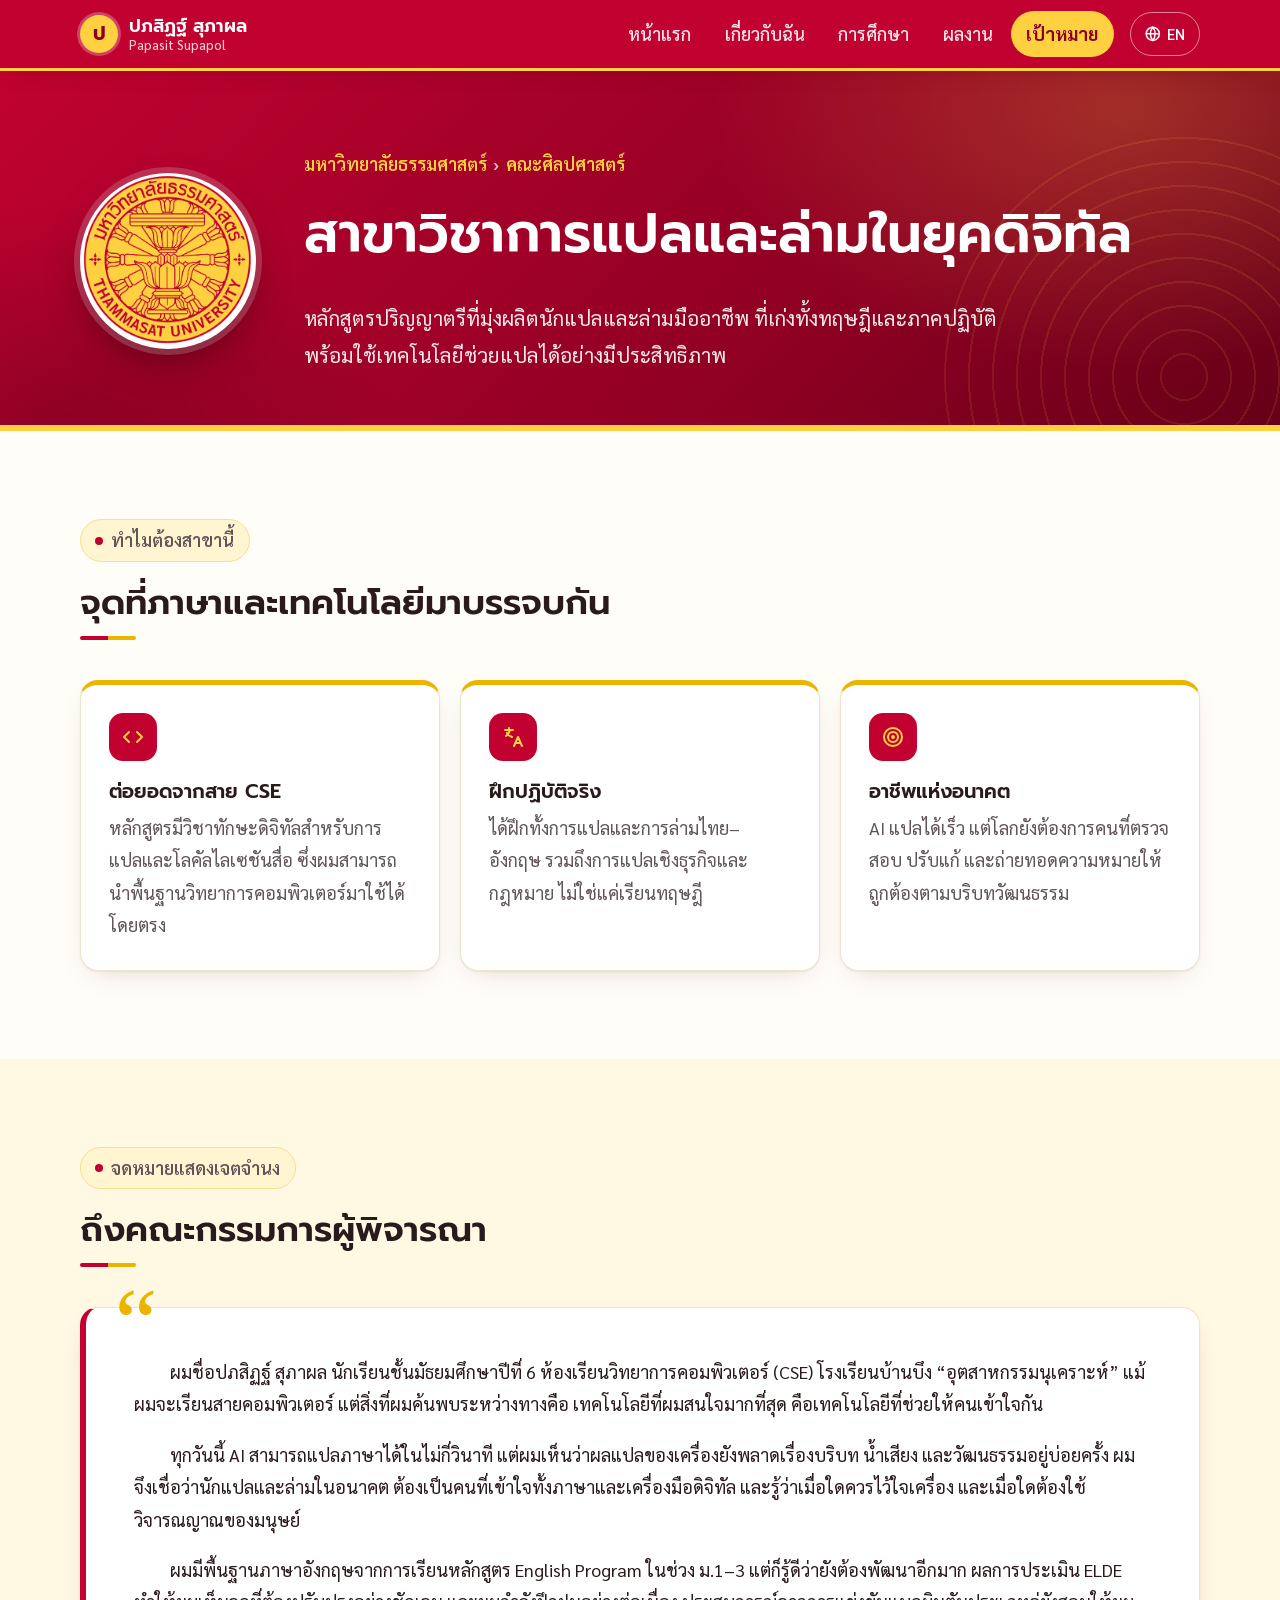
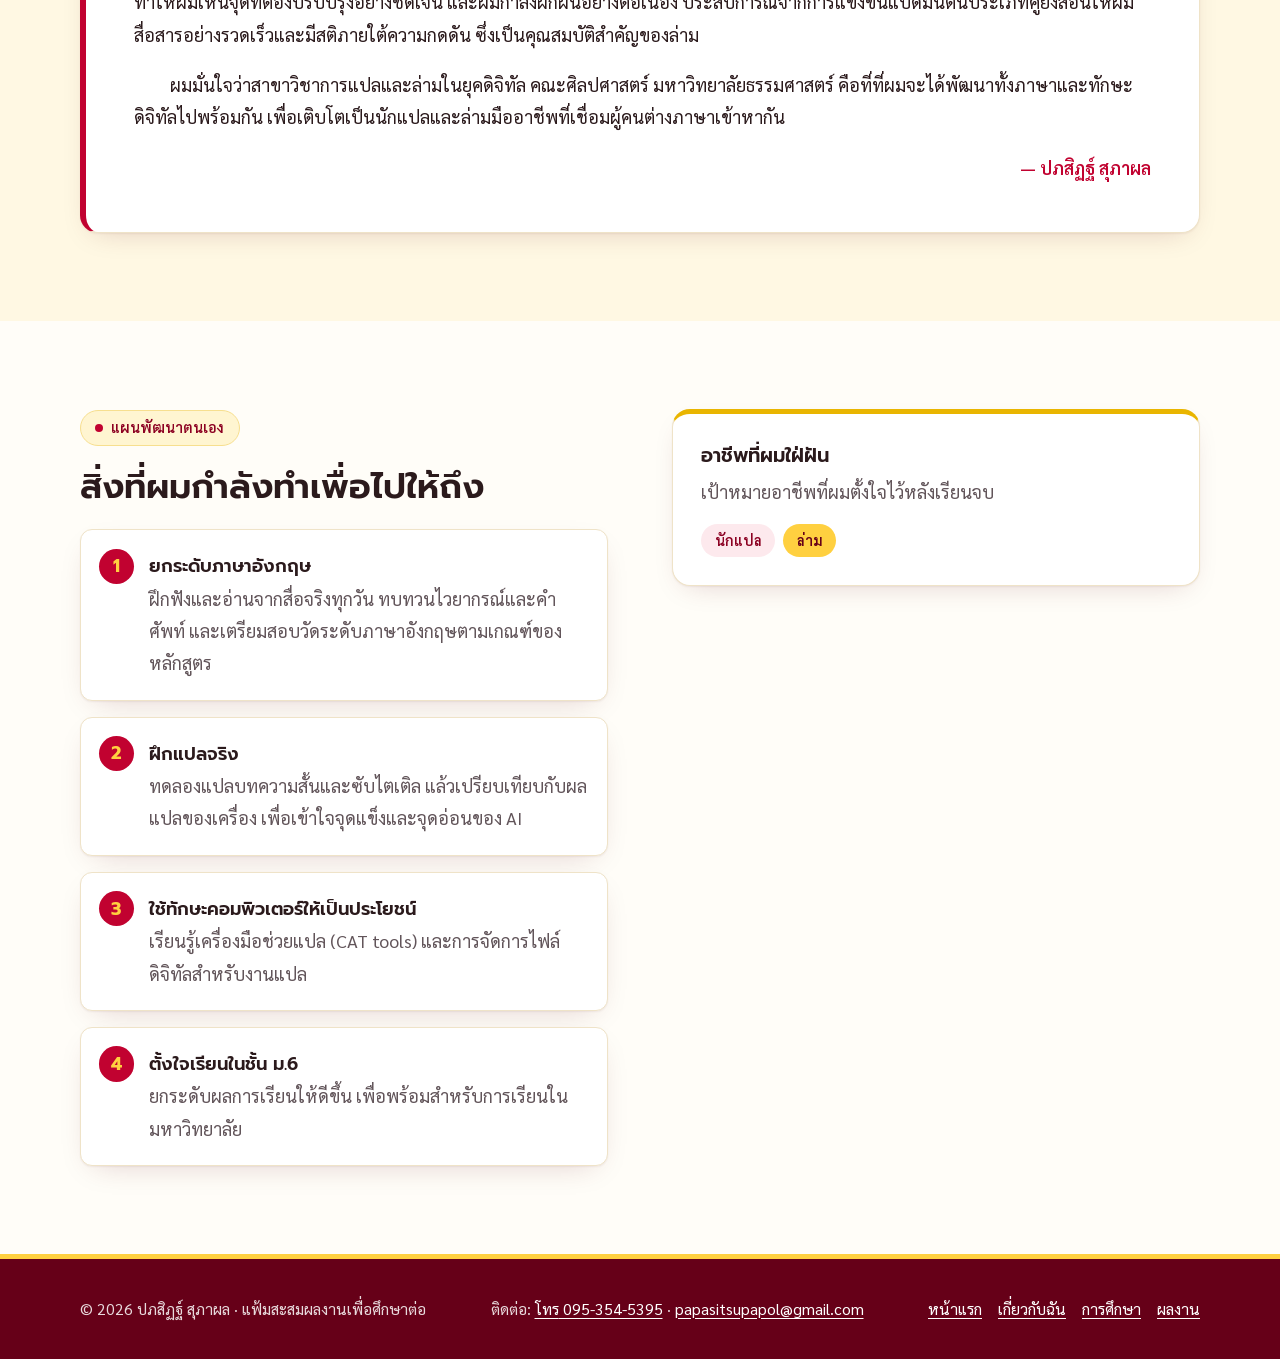
<file: goal.html>
<!doctype html>
<html lang="th">
<head>
  <meta charset="utf-8">
  <meta name="viewport" content="width=device-width, initial-scale=1">
  <title>เป้าหมาย · ปภสิฏฐ์ สุภาผล</title>
  <meta name="description" content="เป้าหมายการศึกษาต่อ สาขาวิชาการแปลและล่ามในยุคดิจิทัล คณะศิลปศาสตร์ มหาวิทยาลัยธรรมศาสตร์">
  <meta name="theme-color" content="#c10230">
  <link rel="icon" href="assets/img/favicon.svg" type="image/svg+xml">
  <link rel="preconnect" href="https://fonts.googleapis.com">
  <link rel="preconnect" href="https://fonts.gstatic.com" crossorigin>
  <link rel="stylesheet" href="https://fonts.googleapis.com/css2?family=Prompt:wght@500;600;700&family=Sarabun:wght@400;500;600;700&display=swap">
  <link rel="stylesheet" href="assets/css/style.css">
  <script>
    (function () {
      var d = document.documentElement;
      d.classList.add("js");
      var m = /[?&]lang=(en|th)\b/.exec(location.search), l = m ? m[1] : null;
      if (!l) { try { l = localStorage.getItem("portfolio-lang"); } catch (e) { /* storage blocked: stay in Thai */ } }
      if (l === "en") { d.dataset.lang = "en"; d.lang = "en"; }
    })();
  </script>
  <script src="assets/js/main.js" defer></script>
</head>
<body>
  <a class="skip-link" href="#main"><span class="th">ข้ามไปยังเนื้อหา</span><span class="en">Skip to content</span></a>

  <header class="site-header">
    <nav class="container nav" aria-label="Main">
      <a class="brand" href="index.html">
        <span class="brand-mark" aria-hidden="true">ป</span>
        <span>ปภสิฏฐ์ สุภาผล<small>Papasit Supapol</small></span>
      </a>
      <div class="nav-tools">
        <button class="lang-toggle" type="button" data-lang-toggle aria-pressed="false" aria-label="เปลี่ยนภาษา / Switch language">
          <svg viewBox="0 0 24 24" fill="none" stroke="currentColor" stroke-width="2" stroke-linecap="round" stroke-linejoin="round" aria-hidden="true"><circle cx="12" cy="12" r="9"/><path d="M3 12h18M12 3a14 14 0 0 1 0 18M12 3a14 14 0 0 0 0 18"/></svg>
          <span class="th">EN</span><span class="en">TH</span>
        </button>
        <button class="icon-btn" type="button" data-menu-toggle aria-expanded="false" aria-controls="site-menu" aria-label="เมนู / Menu">
          <svg viewBox="0 0 24 24" fill="none" stroke="currentColor" stroke-width="2" stroke-linecap="round" aria-hidden="true"><path d="M4 7h16M4 12h16M4 17h16"/></svg>
        </button>
      </div>
      <ul class="nav-links" id="site-menu">
        <li><a href="index.html"><span class="th">หน้าแรก</span><span class="en">Home</span></a></li>
        <li><a href="about.html"><span class="th">เกี่ยวกับฉัน</span><span class="en">About</span></a></li>
        <li><a href="education.html"><span class="th">การศึกษา</span><span class="en">Education</span></a></li>
        <li><a href="achievements.html"><span class="th">ผลงาน</span><span class="en">Achievements</span></a></li>
        <li><a href="goal.html" aria-current="page"><span class="th">เป้าหมาย</span><span class="en">Goal</span></a></li>
      </ul>
    </nav>
  </header>

  <main id="main">
    <section class="page-hero">
      <div class="container goal-hero">
        <img src="assets/img/tu-logo.png" width="447" height="447" alt="ตรามหาวิทยาลัยธรรมศาสตร์">
        <div>
          <ul class="goal-path">
            <li><span class="th">มหาวิทยาลัยธรรมศาสตร์</span><span class="en">Thammasat University</span></li>
            <li><span class="th">คณะศิลปศาสตร์</span><span class="en">Faculty of Liberal Arts</span></li>
          </ul>
          <h1><span class="th">สาขาวิชาการแปลและล่ามในยุคดิจิทัล</span><span class="en">Translation and Interpretation in the Digital Age</span></h1>
          <p class="lead">
            <span class="th">หลักสูตรปริญญาตรีที่มุ่งผลิตนักแปลและล่ามมืออาชีพ ที่เก่งทั้งทฤษฎีและภาคปฏิบัติ พร้อมใช้เทคโนโลยีช่วยแปลได้อย่างมีประสิทธิภาพ</span>
            <span class="en">A bachelor’s program that trains professional translators and interpreters who are strong in both theory and practice — and able to use translation technology effectively.</span>
          </p>
        </div>
      </div>
    </section>

    <section class="section" aria-labelledby="why-title">
      <div class="container">
        <div class="section-head reveal">
          <p class="eyebrow"><span class="th">ทำไมต้องสาขานี้</span><span class="en">Why this program</span></p>
          <h2 id="why-title"><span class="th">จุดที่ภาษาและเทคโนโลยีมาบรรจบกัน</span><span class="en">Where language meets technology</span></h2>
        </div>
        <div class="grid-cards">
          <article class="card reveal">
            <div class="card-icon" aria-hidden="true">
              <svg viewBox="0 0 24 24" fill="none" stroke="currentColor" stroke-width="2" stroke-linecap="round" stroke-linejoin="round"><path d="M8 7l-5 5 5 5M16 7l5 5-5 5"/></svg>
            </div>
            <h3><span class="th">ต่อยอดจากสาย CSE</span><span class="en">Builds on my CSE background</span></h3>
            <p><span class="th">หลักสูตรมีวิชาทักษะดิจิทัลสำหรับการแปลและโลคัลไลเซชันสื่อ ซึ่งผมสามารถนำพื้นฐานวิทยาการคอมพิวเตอร์มาใช้ได้โดยตรง</span><span class="en">The program includes digital skills for translation and media localization — areas where my computer science foundation applies directly.</span></p>
          </article>
          <article class="card reveal">
            <div class="card-icon" aria-hidden="true">
              <svg viewBox="0 0 24 24" fill="none" stroke="currentColor" stroke-width="2" stroke-linecap="round" stroke-linejoin="round"><path d="M4 5h8M8 3v2M5 11s3-2 4-6M6 8s2 3 5 4"/><path d="M13 21l4-9 4 9M14.5 18h5"/></svg>
            </div>
            <h3><span class="th">ฝึกปฏิบัติจริง</span><span class="en">Real, hands-on practice</span></h3>
            <p><span class="th">ได้ฝึกทั้งการแปลและการล่ามไทย–อังกฤษ รวมถึงการแปลเชิงธุรกิจและกฎหมาย ไม่ใช่แค่เรียนทฤษฎี</span><span class="en">Thai–English translation and interpreting practice, including business and legal translation — not just theory.</span></p>
          </article>
          <article class="card reveal">
            <div class="card-icon" aria-hidden="true">
              <svg viewBox="0 0 24 24" fill="none" stroke="currentColor" stroke-width="2" stroke-linecap="round" stroke-linejoin="round"><circle cx="12" cy="12" r="9"/><circle cx="12" cy="12" r="5"/><circle cx="12" cy="12" r="1"/></svg>
            </div>
            <h3><span class="th">อาชีพแห่งอนาคต</span><span class="en">A future-proof career</span></h3>
            <p><span class="th">AI แปลได้เร็ว แต่โลกยังต้องการคนที่ตรวจสอบ ปรับแก้ และถ่ายทอดความหมายให้ถูกต้องตามบริบทวัฒนธรรม</span><span class="en">AI translates fast, but the world still needs people who check, refine and carry meaning accurately across cultures.</span></p>
          </article>
        </div>
      </div>
    </section>

    <section class="section section-alt" aria-labelledby="letter-title">
      <div class="container">
        <div class="section-head reveal">
          <p class="eyebrow"><span class="th">จดหมายแสดงเจตจำนง</span><span class="en">Statement of purpose</span></p>
          <h2 id="letter-title"><span class="th">ถึงคณะกรรมการผู้พิจารณา</span><span class="en">To the admissions committee</span></h2>
        </div>
        <div class="letter reveal">
          <p class="th">ผมชื่อปภสิฏฐ์ สุภาผล นักเรียนชั้นมัธยมศึกษาปีที่ 6 ห้องเรียนวิทยาการคอมพิวเตอร์ (CSE) โรงเรียนบ้านบึง “อุตสาหกรรมนุเคราะห์” แม้ผมจะเรียนสายคอมพิวเตอร์ แต่สิ่งที่ผมค้นพบระหว่างทางคือ เทคโนโลยีที่ผมสนใจมากที่สุด คือเทคโนโลยีที่ช่วยให้คนเข้าใจกัน</p>
          <p class="en">My name is Papasit Supapol, a Grade 12 student in the Computer Science (CSE) program at Banbueng “Utsahakam Nukhro” School. Although I study computing, what I discovered along the way is that the technology I care about most is the kind that helps people understand each other.</p>
          <p class="th">ทุกวันนี้ AI สามารถแปลภาษาได้ในไม่กี่วินาที แต่ผมเห็นว่าผลแปลของเครื่องยังพลาดเรื่องบริบท น้ำเสียง และวัฒนธรรมอยู่บ่อยครั้ง ผมจึงเชื่อว่านักแปลและล่ามในอนาคต ต้องเป็นคนที่เข้าใจทั้งภาษาและเครื่องมือดิจิทัล และรู้ว่าเมื่อใดควรไว้ใจเครื่อง และเมื่อใดต้องใช้วิจารณญาณของมนุษย์</p>
          <p class="en">Today, AI can translate in seconds, yet I often see machine output miss context, tone and culture. I believe future translators and interpreters must understand both language and digital tools — knowing when to trust the machine and when human judgement is needed.</p>
          <p class="th">ผมมีพื้นฐานภาษาอังกฤษจากการเรียนหลักสูตร English Program ในช่วง ม.1–3 แต่ก็รู้ดีว่ายังต้องพัฒนาอีกมาก ผลการประเมิน ELDE ทำให้ผมเห็นจุดที่ต้องปรับปรุงอย่างชัดเจน และผมกำลังฝึกฝนอย่างต่อเนื่อง ประสบการณ์จากการแข่งขันแบดมินตันประเภทคู่ยังสอนให้ผมสื่อสารอย่างรวดเร็วและมีสติภายใต้ความกดดัน ซึ่งเป็นคุณสมบัติสำคัญของล่าม</p>
          <p class="en">I built my English foundation in the English Program during Grades 7–9, yet I know it still has much room to grow. The ELDE assessment showed me clearly what to improve, and I am practising consistently. Competing in doubles badminton has also taught me to communicate quickly and calmly under pressure — an essential quality for an interpreter.</p>
          <p class="th">ผมมั่นใจว่าสาขาวิชาการแปลและล่ามในยุคดิจิทัล คณะศิลปศาสตร์ มหาวิทยาลัยธรรมศาสตร์ คือที่ที่ผมจะได้พัฒนาทั้งภาษาและทักษะดิจิทัลไปพร้อมกัน เพื่อเติบโตเป็นนักแปลและล่ามมืออาชีพที่เชื่อมผู้คนต่างภาษาเข้าหากัน</p>
          <p class="en">I am confident that the Translation and Interpretation in the Digital Age program at Thammasat’s Faculty of Liberal Arts is where I can develop both language and digital skills together — and grow into a professional translator and interpreter who connects people across languages.</p>
          <p class="sign">— ปภสิฏฐ์ สุภาผล</p>
        </div>
      </div>
    </section>

    <section class="section" aria-labelledby="plan-title">
      <div class="container split">
        <div class="reveal">
          <p class="eyebrow"><span class="th">แผนพัฒนาตนเอง</span><span class="en">Preparation plan</span></p>
          <h2 id="plan-title"><span class="th">สิ่งที่ผมกำลังทำเพื่อไปให้ถึง</span><span class="en">How I’m getting there</span></h2>
          <ol class="steps">
            <li>
              <strong><span class="th">ยกระดับภาษาอังกฤษ</span><span class="en">Level up my English</span></strong>
              <p><span class="th">ฝึกฟังและอ่านจากสื่อจริงทุกวัน ทบทวนไวยากรณ์และคำศัพท์ และเตรียมสอบวัดระดับภาษาอังกฤษตามเกณฑ์ของหลักสูตร</span><span class="en">Daily listening and reading with authentic media, grammar and vocabulary review, and preparing for the English test the program requires.</span></p>
            </li>
            <li>
              <strong><span class="th">ฝึกแปลจริง</span><span class="en">Practise real translation</span></strong>
              <p><span class="th">ทดลองแปลบทความสั้นและซับไตเติล แล้วเปรียบเทียบกับผลแปลของเครื่อง เพื่อเข้าใจจุดแข็งและจุดอ่อนของ AI</span><span class="en">Translating short articles and subtitles, then comparing with machine output to understand AI’s strengths and weaknesses.</span></p>
            </li>
            <li>
              <strong><span class="th">ใช้ทักษะคอมพิวเตอร์ให้เป็นประโยชน์</span><span class="en">Put my computer skills to work</span></strong>
              <p><span class="th">เรียนรู้เครื่องมือช่วยแปล (CAT tools) และการจัดการไฟล์ดิจิทัลสำหรับงานแปล</span><span class="en">Learning computer-assisted translation (CAT) tools and digital file workflows for translation.</span></p>
            </li>
            <li>
              <strong><span class="th">ตั้งใจเรียนในชั้น ม.6</span><span class="en">Finish Grade 12 strong</span></strong>
              <p><span class="th">ยกระดับผลการเรียนให้ดีขึ้น เพื่อพร้อมสำหรับการเรียนในมหาวิทยาลัย</span><span class="en">Raising my grades so I am ready for university study.</span></p>
            </li>
          </ol>
        </div>
        <div class="card reveal">
          <h3><span class="th">อาชีพที่ผมใฝ่ฝัน</span><span class="en">Careers I’m aiming for</span></h3>
          <p><span class="th">เป้าหมายอาชีพที่ผมตั้งใจไว้หลังเรียนจบ</span><span class="en">The careers I’m working toward after graduation</span></p>
          <ul class="tags" style="margin-top: 1rem">
            <li class="tag"><span class="th">นักแปล</span><span class="en">Translator</span></li>
            <li class="tag tag-gold"><span class="th">ล่าม</span><span class="en">Interpreter</span></li>
          </ul>
        </div>
      </div>
    </section>
  </main>

  <footer class="site-footer">
    <div class="container footer-inner">
      <p>© 2026 ปภสิฏฐ์ สุภาผล · <span class="th">แฟ้มสะสมผลงานเพื่อศึกษาต่อ</span><span class="en">Admission portfolio</span></p>
      <p class="footer-contact"><span class="th">ติดต่อ</span><span class="en">Contact</span>: <a href="tel:+66953545395"><span class="th">โทร</span><span class="en">Tel</span> 095-354-5395</a> · <a href="mailto:papasitsupapol@gmail.com">papasitsupapol@gmail.com</a></p>
      <ul class="footer-links">
        <li><a href="index.html"><span class="th">หน้าแรก</span><span class="en">Home</span></a></li>
        <li><a href="about.html"><span class="th">เกี่ยวกับฉัน</span><span class="en">About</span></a></li>
        <li><a href="education.html"><span class="th">การศึกษา</span><span class="en">Education</span></a></li>
        <li><a href="achievements.html"><span class="th">ผลงาน</span><span class="en">Achievements</span></a></li>
      </ul>
    </div>
  </footer>
</body>
</html>
</file>
<file: assets/css/style.css>
/* ==========================================================================
   Portfolio — ปภสิฏฐ์ สุภาผล
   Theme: Thammasat University red & yellow (sampled from the TU seal).
   Fonts: Prompt (headings) + Sarabun (body, looped — easy to read).
   ========================================================================== */

/* ---------- Design tokens ---------- */
:root {
  /* Thammasat colours */
  --red: #c10230;          /* TU red — 6.3:1 on white */
  --red-deep: #8c0022;
  --red-darker: #660018;
  --red-soft: #fde9ed;
  --yellow: #ffd040;       /* TU yellow — use with dark text or on red */
  --yellow-deep: #e9b500;  /* yellow for borders/lines on light backgrounds */
  --yellow-soft: #fff5d1;

  --ink: #2b1a1c;
  --muted: #62555a;
  --bg: #fffdf8;
  --surface: #ffffff;
  --surface-2: #fff8e3;
  --line: #efe3c8;
  --on-red: #ffffff;

  --font-body: "Sarabun", "Leelawadee UI", Tahoma, sans-serif;
  --font-head: "Prompt", "Sarabun", "Leelawadee UI", Tahoma, sans-serif;

  --radius: 18px;
  --radius-sm: 12px;
  --shadow: 0 1px 2px rgb(90 10 25 / 0.06), 0 10px 30px -14px rgb(90 10 25 / 0.22);
  --shadow-lg: 0 2px 4px rgb(90 10 25 / 0.08), 0 24px 60px -22px rgb(90 10 25 / 0.4);
  --max: 1120px;
  color-scheme: light;
}

/* ---------- Base ---------- */
*,
*::before,
*::after { box-sizing: border-box; }

html {
  scroll-behavior: smooth;
  -webkit-text-size-adjust: 100%;
  text-size-adjust: 100%;
}

body {
  margin: 0;
  font-family: var(--font-body);
  font-size: 1.125rem;
  line-height: 1.8;
  color: var(--ink);
  background: var(--bg);
  display: flex;
  flex-direction: column;
  min-height: 100vh;
}

main { flex: 1; }

img { max-width: 100%; height: auto; display: block; }

h1, h2, h3 {
  font-family: var(--font-head);
  font-weight: 600;
  line-height: 1.4;
  margin: 0 0 0.5em;
  text-wrap: balance;
}

h1 { font-size: clamp(2rem, 5vw, 3.4rem); }
h2 { font-size: clamp(1.55rem, 3.2vw, 2.2rem); }
h3 { font-size: 1.22rem; }

p { margin: 0 0 1em; }

a { color: var(--red); text-underline-offset: 3px; }

:focus-visible {
  outline: 3px solid var(--red);
  outline-offset: 3px;
  border-radius: 6px;
}

/* On red areas the red ring would vanish — switch it to yellow. */
.site-header :focus-visible,
.hero :focus-visible,
.page-hero :focus-visible,
.cta :focus-visible,
.site-footer :focus-visible { outline-color: var(--yellow); }

.container {
  width: min(var(--max), 100% - 2.5rem);
  margin-inline: auto;
}

.skip-link {
  position: absolute;
  left: 1rem;
  top: -100px;
  z-index: 100;
  padding: 0.6rem 1rem;
  background: var(--yellow);
  color: var(--red-deep);
  border-radius: 10px;
  font-weight: 700;
}
.skip-link:focus { top: 1rem; }

.visually-hidden {
  position: absolute !important;
  width: 1px; height: 1px;
  overflow: hidden;
  clip: rect(0 0 0 0);
  white-space: nowrap;
}

/* ---------- Bilingual text ----------
   Thai is the default (and what shows without JS).
   Only put .th / .en on plain text elements, never on layout wrappers. */
.en { display: none; }
html[data-lang="en"] .th { display: none; }
html[data-lang="en"] .en { display: revert; }

/* ---------- Header / navigation (TU red bar) ---------- */
.site-header {
  position: sticky;
  top: 0;
  z-index: 50;
  background: var(--red);
  color: var(--on-red);
  box-shadow: 0 3px 0 var(--yellow), 0 8px 24px -12px rgb(90 0 20 / 0.6);
}

.nav {
  display: flex;
  align-items: center;
  gap: 1rem;
  min-height: 4.25rem;
  flex-wrap: wrap;
}

.brand {
  display: inline-flex;
  align-items: center;
  gap: 0.65rem;
  color: var(--on-red);
  text-decoration: none;
  font-family: var(--font-head);
  font-weight: 600;
  line-height: 1.25;
  margin-right: auto;
}

.brand-mark {
  width: 2.4rem;
  height: 2.4rem;
  border-radius: 50%;
  display: grid;
  place-items: center;
  background: var(--yellow);
  color: var(--red-deep);
  font-family: var(--font-head);
  font-weight: 700;
  font-size: 1.2rem;
  box-shadow: 0 0 0 3px rgb(255 255 255 / 0.25);
}

.brand small {
  display: block;
  font-family: var(--font-body);
  font-weight: 500;
  font-size: 0.8rem;
  color: rgb(255 255 255 / 0.8);
}

.nav-links {
  display: flex;
  flex-wrap: wrap;
  gap: 0.2rem;
  list-style: none;
  margin: 0;
  padding: 0;
}

.nav-links a {
  display: block;
  padding: 0.4rem 0.95rem;
  border-radius: 999px;
  color: rgb(255 255 255 / 0.9);
  font-weight: 500;
  text-decoration: none;
  transition: background-color 0.2s, color 0.2s;
}

.nav-links a:hover { color: #fff; background: rgb(255 255 255 / 0.15); }

.nav-links a[aria-current="page"] {
  color: var(--red-deep);
  background: var(--yellow);
  font-weight: 700;
}

/* Tools come before the links in the DOM (so the mobile menu follows its
   toggle button in tab order) but sit at the far right visually. */
.nav-tools { display: flex; align-items: center; gap: 0.5rem; order: 2; }

.icon-btn,
.lang-toggle {
  display: none; /* JS-only controls */
  align-items: center;
  justify-content: center;
  min-width: 2.75rem;
  min-height: 2.75rem;
  padding: 0 0.85rem;
  border: 1px solid rgb(255 255 255 / 0.5);
  border-radius: 999px;
  background: transparent;
  color: #fff;
  font: 600 0.92rem/1 var(--font-body);
  cursor: pointer;
  transition: border-color 0.2s, background-color 0.2s;
}

.icon-btn:hover,
.lang-toggle:hover { border-color: var(--yellow); background: rgb(255 255 255 / 0.12); }

.js .lang-toggle { display: inline-flex; gap: 0.35rem; }

.lang-toggle svg,
.icon-btn svg { width: 1.1rem; height: 1.1rem; }

@media (max-width: 860px) {
  .js .icon-btn { display: inline-flex; padding: 0; }

  .js .nav-links {
    display: none;
    position: absolute;
    inset: 100% 0 auto 0;
    margin-top: 3px; /* sit below the yellow rule */
    flex-direction: column;
    gap: 0.25rem;
    padding: 0.75rem 1.25rem 1.25rem;
    background: var(--red-deep);
    border-bottom: 3px solid var(--yellow);
    box-shadow: var(--shadow-lg);
  }

  .js .nav-links.is-open { display: flex; }
  .js .nav-links a { padding: 0.75rem 1rem; }

  /* No-JS fallback: links wrap onto a second row under the brand. */
  html:not(.js) .nav-links { width: 100%; padding-bottom: 0.75rem; }
}

/* ---------- Buttons ---------- */
.btn {
  display: inline-flex;
  align-items: center;
  gap: 0.5rem;
  min-height: 3rem;
  padding: 0.65rem 1.45rem;
  border-radius: 999px;
  font-family: var(--font-head);
  font-weight: 500;
  font-size: 1rem;
  text-decoration: none;
  border: 2px solid transparent;
  transition: transform 0.2s, background-color 0.2s, border-color 0.2s, color 0.2s;
}

.btn:hover { transform: translateY(-2px); }
.btn-primary { background: var(--red); color: var(--on-red); }
.btn-primary:hover { background: var(--red-deep); color: #fff; }
.btn-ghost { border-color: var(--line); color: var(--ink); background: var(--surface); }
.btn-ghost:hover { border-color: var(--red); color: var(--red); }
.btn svg { width: 1.1rem; height: 1.1rem; }

.btn-row { display: flex; flex-wrap: wrap; gap: 0.75rem; }

/* Buttons sitting on red backgrounds */
.hero .btn-primary,
.cta .btn { background: var(--yellow); color: var(--red-darker); }
.hero .btn-primary:hover,
.cta .btn:hover { background: #ffe07a; color: var(--red-darker); }
.hero .btn-ghost { background: transparent; color: #fff; border-color: rgb(255 255 255 / 0.6); }
.hero .btn-ghost:hover { border-color: var(--yellow); color: var(--yellow); }

/* Contact links under the hero buttons */
.hero-contact { display: flex; flex-wrap: wrap; gap: 0.6rem 1.5rem; list-style: none; margin: 1.5rem 0 0; padding: 0; font-size: 1.1rem; font-weight: 600; }
.hero-contact a { display: inline-flex; align-items: center; gap: 0.5rem; color: #fff; overflow-wrap: anywhere; }
.hero-contact a:hover { color: var(--yellow); }
.hero-contact svg { width: 1.2em; height: 1.2em; flex: none; color: var(--yellow); }

/* ---------- Sections ---------- */
.section { padding-block: clamp(3rem, 7vw, 5.5rem); }
.section-alt { background: var(--surface-2); }

.eyebrow {
  display: inline-flex;
  align-items: center;
  gap: 0.5rem;
  margin-bottom: 1rem;
  padding: 0.25rem 0.9rem;
  border-radius: 999px;
  background: var(--yellow-soft);
  border: 1px solid #f7df8f;
  color: var(--red-deep);
  font-size: 0.9rem;
  font-weight: 600;
}

.eyebrow::before {
  content: "";
  width: 0.5rem;
  height: 0.5rem;
  border-radius: 50%;
  background: var(--red);
}

.hero .eyebrow,
.page-hero .eyebrow {
  background: var(--yellow);
  border-color: var(--yellow);
  color: var(--red-darker);
}

.hero .eyebrow::before,
.page-hero .eyebrow::before { background: var(--red-deep); }

.section-head { max-width: 46rem; margin-bottom: 2.5rem; }
.section-head p { color: var(--muted); font-size: 1.12rem; }

/* Short TU-yellow rule under section titles */
.section-head h2::after {
  content: "";
  display: block;
  width: 3.5rem;
  height: 4px;
  margin-top: 0.55rem;
  border-radius: 2px;
  background: linear-gradient(90deg, var(--red) 0 50%, var(--yellow-deep) 50% 100%);
}

.lead { font-size: clamp(1.12rem, 2vw, 1.28rem); color: var(--muted); }

/* ---------- Red hero backgrounds (home + inner pages) ---------- */
.hero,
.page-hero {
  position: relative;
  overflow: hidden;
  color: var(--on-red);
  background:
    radial-gradient(42rem 26rem at 88% 12%, rgb(255 208 64 / 0.22), transparent 62%),
    radial-gradient(30rem 20rem at 5% 100%, rgb(0 0 0 / 0.18), transparent 70%),
    linear-gradient(135deg, var(--red) 0%, var(--red-deep) 68%, var(--red-darker) 100%);
  border-bottom: 6px solid var(--yellow);
}

/* Faint concentric rings — a nod to the TU seal */
.hero::after,
.page-hero::after {
  content: "";
  position: absolute;
  right: -9rem;
  bottom: -12rem;
  width: 30rem;
  height: 30rem;
  border-radius: 50%;
  background: repeating-radial-gradient(circle, transparent 0 22px, rgb(255 208 64 / 0.1) 22px 24px);
  pointer-events: none;
}

.hero > .container,
.page-hero > .container { position: relative; z-index: 1; }

.hero h1,
.page-hero h1 { color: #fff; }

.hero .lead,
.page-hero .lead { color: rgb(255 255 255 / 0.92); }

/* ---------- Page hero (inner pages) ---------- */
.page-hero { padding-block: clamp(3rem, 7vw, 5rem) clamp(2.25rem, 5vw, 3.25rem); }
.page-hero .lead { max-width: 44rem; margin-bottom: 0; }

/* ---------- Home hero ---------- */
.hero { padding-block: clamp(3rem, 8vw, 6rem); }

.hero-grid {
  display: grid;
  grid-template-columns: 1.25fr 0.85fr;
  gap: clamp(2rem, 5vw, 4rem);
  align-items: center;
}

.hero h1 { margin-bottom: 0.1em; }
.hero h1 .accent { color: var(--yellow); }

.name-en {
  font-family: var(--font-head);
  font-weight: 500;
  font-size: clamp(1.05rem, 2.1vw, 1.3rem);
  color: rgb(255 255 255 / 0.82);
  letter-spacing: 0.14em;
  text-transform: uppercase;
  margin-bottom: 1.25rem;
}

.hero .lead { max-width: 36rem; margin-bottom: 1.75rem; }

.hero-photo {
  position: relative;
  margin: 0;
  justify-self: center;
  width: min(100%, 360px);
}

.hero-photo::before {
  content: "";
  position: absolute;
  inset: 1.25rem -1.25rem -1.25rem 1.25rem;
  border-radius: 28px;
  background: repeating-linear-gradient(135deg, var(--yellow) 0 2px, transparent 2px 12px);
  opacity: 0.7;
}

.hero-photo img {
  position: relative;
  border-radius: 28px;
  border: 5px solid var(--yellow);
  box-shadow: var(--shadow-lg);
  aspect-ratio: 3 / 4;
  object-fit: cover;
  width: 100%;
}

.hero-badge {
  position: absolute;
  left: -1rem;
  bottom: 1.5rem;
  display: flex;
  align-items: center;
  gap: 0.6rem;
  padding: 0.6rem 0.95rem 0.6rem 0.6rem;
  border-radius: 16px;
  background: var(--surface);
  color: var(--ink);
  box-shadow: var(--shadow-lg);
  font-size: 0.88rem;
  line-height: 1.4;
  max-width: 15rem;
}

.hero-badge img {
  width: 2.6rem;
  height: 2.6rem;
  border: 0;
  border-radius: 50%;
  box-shadow: none;
  aspect-ratio: 1;
  flex-shrink: 0;
}

.hero-badge strong { display: block; color: var(--red); font-family: var(--font-head); font-weight: 600; }

@media (max-width: 820px) {
  .hero-grid { grid-template-columns: minmax(0, 1fr); }
  .hero-photo { order: -1; width: min(78%, 300px); }
  .hero-badge { left: -0.5rem; }
}

/* ---------- Stats ---------- */
.stats {
  display: grid;
  grid-template-columns: repeat(auto-fit, minmax(min(100%, 200px), 1fr));
  gap: 1rem;
}

.stat {
  padding: 1.5rem;
  border-radius: var(--radius);
  background: var(--surface);
  border: 1px solid var(--line);
  border-top: 5px solid var(--red);
  box-shadow: var(--shadow);
}

.stat-value {
  font-family: var(--font-head);
  font-size: 2.4rem;
  font-weight: 700;
  color: var(--red);
  line-height: 1.25;
}

.stat-label { color: var(--muted); font-size: 1rem; }

/* ---------- Cards ---------- */
.grid-cards {
  display: grid;
  grid-template-columns: repeat(auto-fit, minmax(min(100%, 250px), 1fr));
  gap: 1.25rem;
}

.card {
  position: relative;
  display: flex;
  flex-direction: column;
  padding: 1.75rem;
  border-radius: var(--radius);
  background: var(--surface);
  border: 1px solid var(--line);
  border-top: 5px solid var(--yellow-deep);
  box-shadow: var(--shadow);
  transition: transform 0.25s, box-shadow 0.25s, border-color 0.25s;
}

.card-link:hover {
  transform: translateY(-4px);
  box-shadow: var(--shadow-lg);
  border-color: var(--red);
}

.card h3 { margin-bottom: 0.4rem; }
.card p { color: var(--muted); margin-bottom: 0; }

.card-link a { color: inherit; text-decoration: none; }
/* Make the whole card clickable while keeping one real link inside. */
.card-link a::after { content: ""; position: absolute; inset: 0; border-radius: inherit; }

.card-icon {
  width: 3rem;
  height: 3rem;
  display: grid;
  place-items: center;
  margin-bottom: 1.1rem;
  border-radius: 14px;
  background: var(--red);
  color: var(--yellow);
}

.card-icon svg { width: 1.5rem; height: 1.5rem; }

.card-arrow {
  margin-top: auto;
  padding-top: 1.1rem;
  color: var(--red);
  font-weight: 700;
}

/* ---------- Two-column layout ---------- */
.split {
  display: grid;
  grid-template-columns: 1fr 1fr;
  gap: clamp(2rem, 5vw, 4rem);
  align-items: start;
}

.split-wide { grid-template-columns: 1.4fr 1fr; }

@media (max-width: 820px) {
  .split, .split-wide { grid-template-columns: minmax(0, 1fr); }
}

/* ---------- Info list (about page) ---------- */
.info-list {
  margin: 0;
  padding: 0.5rem 1.5rem;
  border-radius: var(--radius);
  background: var(--surface);
  border: 1px solid var(--line);
  border-top: 5px solid var(--red);
  box-shadow: var(--shadow);
}

.info-list div {
  display: grid;
  grid-template-columns: 8.5rem 1fr;
  gap: 1rem;
  padding: 0.9rem 0;
  border-bottom: 1px dashed var(--line);
}

.info-list div:last-child { border-bottom: 0; }
.info-list dt { color: var(--muted); font-size: 1rem; }
.info-list dd { margin: 0; font-weight: 600; }

@media (max-width: 480px) {
  .info-list div { grid-template-columns: 1fr; gap: 0.1rem; }
}

/* ---------- Tags ---------- */
.tags { display: flex; flex-wrap: wrap; gap: 0.5rem; list-style: none; padding: 0; margin: 0; }

.tag {
  display: inline-block;
  padding: 0.2rem 0.85rem;
  border-radius: 999px;
  font-size: 0.9rem;
  font-weight: 600;
  background: var(--red-soft);
  color: var(--red-deep);
}

.tag-gold { background: var(--yellow); color: var(--red-darker); }

/* ---------- Timeline (education page) ---------- */
.timeline {
  position: relative;
  list-style: none;
  margin: 0;
  padding: 0 0 0 2.25rem;
}

.timeline::before {
  content: "";
  position: absolute;
  left: 0.7rem;
  top: 0.5rem;
  bottom: 0.5rem;
  width: 3px;
  border-radius: 2px;
  background: linear-gradient(var(--red), var(--yellow-deep));
}

.timeline > li { position: relative; padding-bottom: 1.75rem; }
.timeline > li:last-child { padding-bottom: 0; }

.timeline > li::before {
  content: "";
  position: absolute;
  left: -2.05rem;
  top: 1.9rem;
  width: 1.15rem;
  height: 1.15rem;
  border-radius: 50%;
  background: var(--surface);
  border: 4px solid var(--red);
}

.timeline > li.is-current::before { background: var(--yellow); }

.edu-card {
  display: grid;
  grid-template-columns: 5rem 1fr auto;
  gap: 1.25rem;
  align-items: center;
  padding: 1.5rem;
  border-radius: var(--radius);
  background: var(--surface);
  border: 1px solid var(--line);
  box-shadow: var(--shadow);
}

.is-current .edu-card { border-left: 5px solid var(--red); }

.edu-logo {
  width: 5rem;
  height: 5rem;
  border-radius: 50%;
  object-fit: cover;
  background: #fff;
  border: 1px solid var(--line);
}

.edu-card h3 { margin-bottom: 0.2rem; font-size: 1.15rem; }
.edu-card p { margin: 0; color: var(--muted); }

.edu-level {
  display: inline-block;
  margin-bottom: 0.35rem;
  font-size: 0.9rem;
  font-weight: 700;
  color: var(--red);
}

.gpa-pill {
  text-align: center;
  padding: 0.6rem 1rem;
  border-radius: 14px;
  background: var(--yellow);
  color: var(--red-darker);
  min-width: 6rem;
}

.gpa-pill strong {
  display: block;
  font-family: var(--font-head);
  font-size: 1.7rem;
  line-height: 1.25;
}

.gpa-pill span { font-size: 0.8rem; font-weight: 600; }

@media (max-width: 640px) {
  .edu-card { grid-template-columns: 3.75rem minmax(0, 1fr); }
  .edu-logo { width: 3.75rem; height: 3.75rem; }
  .gpa-pill { grid-column: 1 / -1; display: flex; align-items: baseline; justify-content: center; gap: 0.6rem; }
}

/* ---------- GPA bars ---------- */
.bars { display: grid; gap: 1.1rem; }

.bar-row { display: grid; gap: 0.35rem; }
.bar-head { display: flex; justify-content: space-between; font-weight: 600; }

.bar-track {
  height: 0.9rem;
  border-radius: 999px;
  background: var(--surface-2);
  border: 1px solid var(--line);
  overflow: hidden;
}

.bar-fill {
  height: 100%;
  width: var(--pct);
  border-radius: inherit;
  background: linear-gradient(90deg, var(--red), var(--yellow));
}

.js .reveal .bar-fill { width: 0; transition: width 1.1s cubic-bezier(0.2, 0.8, 0.2, 1) 0.2s; }
.js .reveal.is-visible .bar-fill { width: var(--pct); }

/* ---------- Achievements ---------- */
.cert-list { display: grid; gap: 1.75rem; }

.cert {
  display: grid;
  grid-template-columns: minmax(0, 0.95fr) minmax(0, 1.05fr);
  border-radius: var(--radius);
  background: var(--surface);
  border: 1px solid var(--line);
  border-top: 5px solid var(--red);
  box-shadow: var(--shadow);
  overflow: hidden;
}

.cert-media {
  display: grid;
  place-items: center;
  padding: 1.5rem;
  background: var(--surface-2);
  text-decoration: none;
}

/* Stacks several .cert-media (certificate + event photo) in one column. */
.cert-gallery { display: grid; align-content: center; background: var(--surface-2); }
.cert-gallery .cert-media + .cert-media { padding-top: 0; }

.cert-media img {
  max-height: 22rem;
  width: auto;
  border-radius: 8px;
  box-shadow: var(--shadow);
  transition: transform 0.3s;
}

.cert-media:hover img { transform: scale(1.03); }

.cert-zoom {
  margin-top: 0.75rem;
  font-size: 0.9rem;
  font-weight: 600;
  color: var(--red);
}

.cert-body { padding: clamp(1.5rem, 3vw, 2.25rem); }
.cert-body .tags { margin-bottom: 0.9rem; }
.cert-body h2 { font-size: clamp(1.3rem, 2.4vw, 1.6rem); margin-bottom: 0.35rem; }

.cert-meta {
  display: flex;
  flex-wrap: wrap;
  gap: 0.35rem 1.25rem;
  margin: 0 0 1rem;
  padding: 0;
  list-style: none;
  color: var(--muted);
  font-size: 1rem;
}

.cert-meta li { display: inline-flex; align-items: center; gap: 0.4rem; }
.cert-meta svg { width: 1rem; height: 1rem; flex-shrink: 0; color: var(--red); }

.reflect {
  margin: 1.25rem 0;
  padding: 1rem 1.25rem;
  border-left: 5px solid var(--yellow-deep);
  border-radius: 0 12px 12px 0;
  background: var(--yellow-soft);
}

.reflect strong { display: block; margin-bottom: 0.2rem; color: var(--red-deep); }
.reflect p { margin: 0; }

/* minmax(0, …) so wide certificate images can't force the column past the viewport. */
@media (max-width: 820px) {
  .cert { grid-template-columns: minmax(0, 1fr); }
}

/* ---------- Lightbox ---------- */
.lightbox {
  width: min(96vw, 1100px);
  max-height: 94vh;
  padding: 0;
  border: 0;
  border-top: 5px solid var(--yellow);
  border-radius: var(--radius);
  background: var(--surface);
  color: var(--ink);
  box-shadow: var(--shadow-lg);
}

.lightbox::backdrop { background: rgb(40 0 10 / 0.8); backdrop-filter: blur(4px); }

.lightbox-inner { position: relative; padding: 1rem; }

.lightbox img {
  max-height: calc(94vh - 6rem);
  width: auto;
  margin-inline: auto;
  border-radius: 10px;
}

.lightbox-caption { margin: 0.75rem 3rem 0 0.25rem; color: var(--muted); font-size: 1rem; }

.lightbox-close {
  position: absolute;
  top: 0.75rem;
  right: 0.75rem;
  width: 2.75rem;
  height: 2.75rem;
  display: grid;
  place-items: center;
  border: 0;
  border-radius: 50%;
  background: var(--red);
  color: #fff;
  cursor: pointer;
  font-size: 1.5rem;
  line-height: 1;
}

/* ---------- Goal page ---------- */
.goal-hero {
  display: grid;
  grid-template-columns: auto 1fr;
  gap: clamp(1.5rem, 4vw, 3rem);
  align-items: center;
}

/* The TU seal PNG has a white square background; clip it to its circle. */
.goal-hero img,
.cta-main img { border-radius: 50%; }

.goal-hero img {
  width: clamp(7rem, 16vw, 11rem);
  box-shadow: 0 0 0 6px rgb(255 255 255 / 0.18), 0 16px 40px -12px rgb(0 0 0 / 0.5);
}

.goal-path {
  display: flex;
  flex-wrap: wrap;
  gap: 0.4rem;
  align-items: center;
  margin: 0 0 1rem;
  padding: 0;
  list-style: none;
  font-weight: 600;
  color: var(--yellow);
}

.goal-path li:not(:last-child)::after { content: "›"; margin-left: 0.4rem; color: rgb(255 255 255 / 0.7); }

@media (max-width: 600px) {
  .goal-hero { grid-template-columns: 1fr; text-align: left; }
}

.steps { counter-reset: step; display: grid; gap: 1rem; list-style: none; padding: 0; margin: 0; }

.steps li {
  counter-increment: step;
  position: relative;
  padding: 1.25rem 1.25rem 1.25rem 4.25rem;
  border-radius: var(--radius-sm);
  background: var(--surface);
  border: 1px solid var(--line);
  box-shadow: var(--shadow);
}

.steps li::before {
  content: counter(step);
  position: absolute;
  left: 1.1rem;
  top: 1.15rem;
  width: 2.2rem;
  height: 2.2rem;
  display: grid;
  place-items: center;
  border-radius: 50%;
  background: var(--red);
  color: var(--yellow);
  font-family: var(--font-head);
  font-weight: 700;
}

.steps strong { display: block; font-family: var(--font-head); font-weight: 600; }
.steps p { margin: 0; color: var(--muted); }

.letter {
  position: relative;
  padding: clamp(1.75rem, 4vw, 3rem);
  border-radius: var(--radius);
  background: var(--surface);
  border: 1px solid var(--line);
  border-left: 6px solid var(--red);
  box-shadow: var(--shadow);
}

.letter::before {
  content: "“";
  position: absolute;
  top: -0.35em;
  left: 0.3em;
  font-family: Georgia, serif;
  font-size: 6rem;
  line-height: 1;
  color: var(--yellow-deep);
}

.letter p { text-indent: 2em; }
.letter .sign { text-indent: 0; text-align: right; font-weight: 600; color: var(--red); margin: 0; }

/* ---------- CTA band ---------- */
.cta {
  position: relative;
  overflow: hidden;
  display: flex;
  flex-wrap: wrap;
  align-items: center;
  justify-content: space-between;
  gap: 1.5rem;
  padding: clamp(1.75rem, 4vw, 2.75rem);
  border-radius: calc(var(--radius) + 6px);
  background: linear-gradient(120deg, var(--red), var(--red-deep));
  border-bottom: 6px solid var(--yellow);
  color: #fff;
  box-shadow: var(--shadow-lg);
}

.cta h2 { margin: 0 0 0.25rem; font-size: clamp(1.35rem, 3vw, 1.9rem); color: #fff; }
.cta p { margin: 0; color: rgb(255 255 255 / 0.9); }
.cta-main { display: flex; align-items: center; gap: 1.25rem; }
.cta-main img { width: 4.5rem; flex-shrink: 0; box-shadow: 0 0 0 4px rgb(255 255 255 / 0.2); }

/* ---------- Footer (deep TU red) ---------- */
.site-footer {
  padding-block: 2.25rem;
  background: var(--red-darker);
  border-top: 5px solid var(--yellow);
  color: rgb(255 255 255 / 0.85);
  font-size: 0.98rem;
}

.footer-inner {
  display: flex;
  flex-wrap: wrap;
  justify-content: space-between;
  gap: 0.75rem 2rem;
}

.footer-inner p { margin: 0; }
.footer-links { display: flex; flex-wrap: wrap; gap: 0.25rem 1rem; list-style: none; margin: 0; padding: 0; }
.footer-links a { color: #fff; }
.footer-links a:hover { color: var(--yellow); }
.footer-contact a { color: #fff; }
.footer-contact a:hover { color: var(--yellow); }

/* ---------- Reveal animation (JS + motion allowed only) ---------- */
.js .reveal {
  opacity: 0;
  transform: translateY(18px);
  transition: opacity 0.7s ease, transform 0.7s ease;
}

.js .reveal.is-visible { opacity: 1; transform: none; }

@media (prefers-reduced-motion: reduce) {
  html { scroll-behavior: auto; }
  *, *::before, *::after { transition: none !important; animation: none !important; }
  .js .reveal { opacity: 1; transform: none; }
  .js .reveal .bar-fill { width: var(--pct); }
}

/* ---------- Print (handy for a PDF copy of the portfolio) ---------- */
@media print {
  .site-header, .site-footer, .btn-row, .cta .btn, .skip-link { display: none !important; }
  body { background: #fff; color: #000; }
  .hero, .page-hero { -webkit-print-color-adjust: exact; print-color-adjust: exact; }
  .js .reveal { opacity: 1; transform: none; }
  .card, .cert, .stat, .edu-card, .letter, .info-list { box-shadow: none; break-inside: avoid; }
}
</file>
